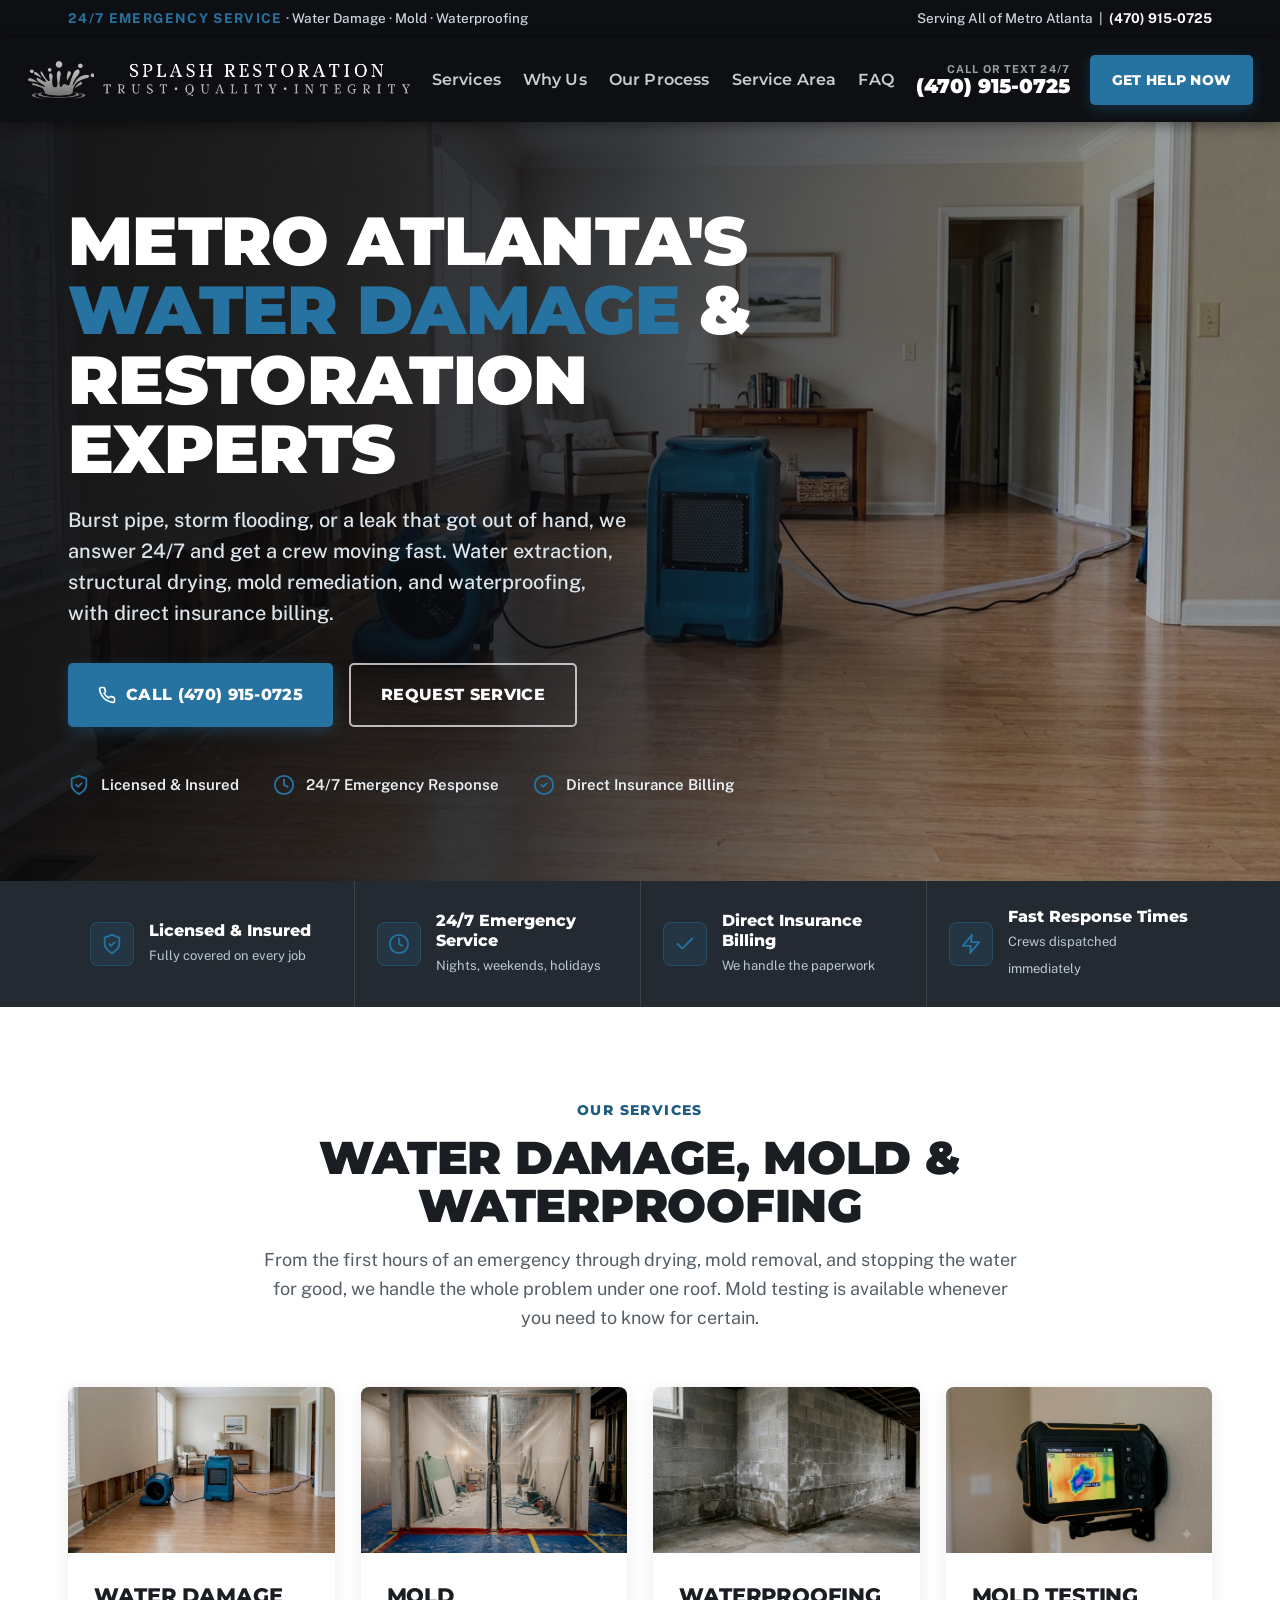
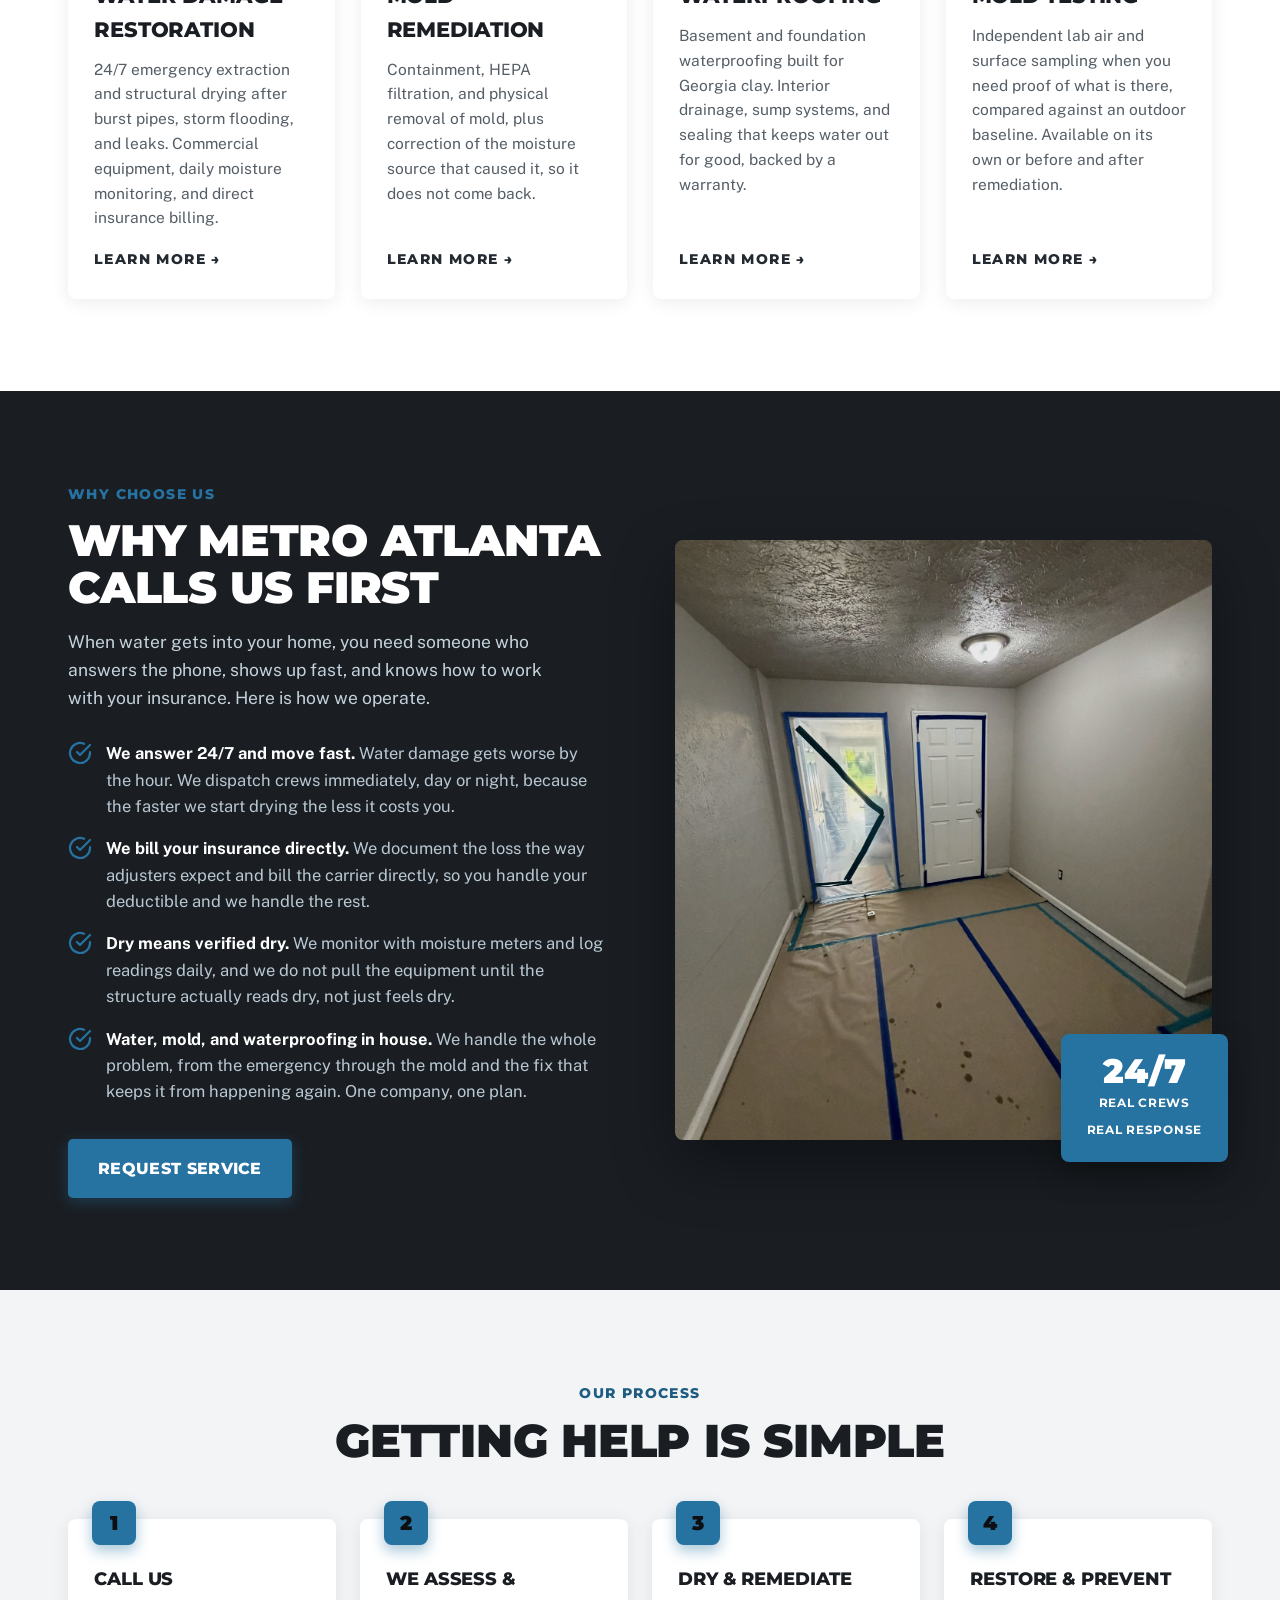
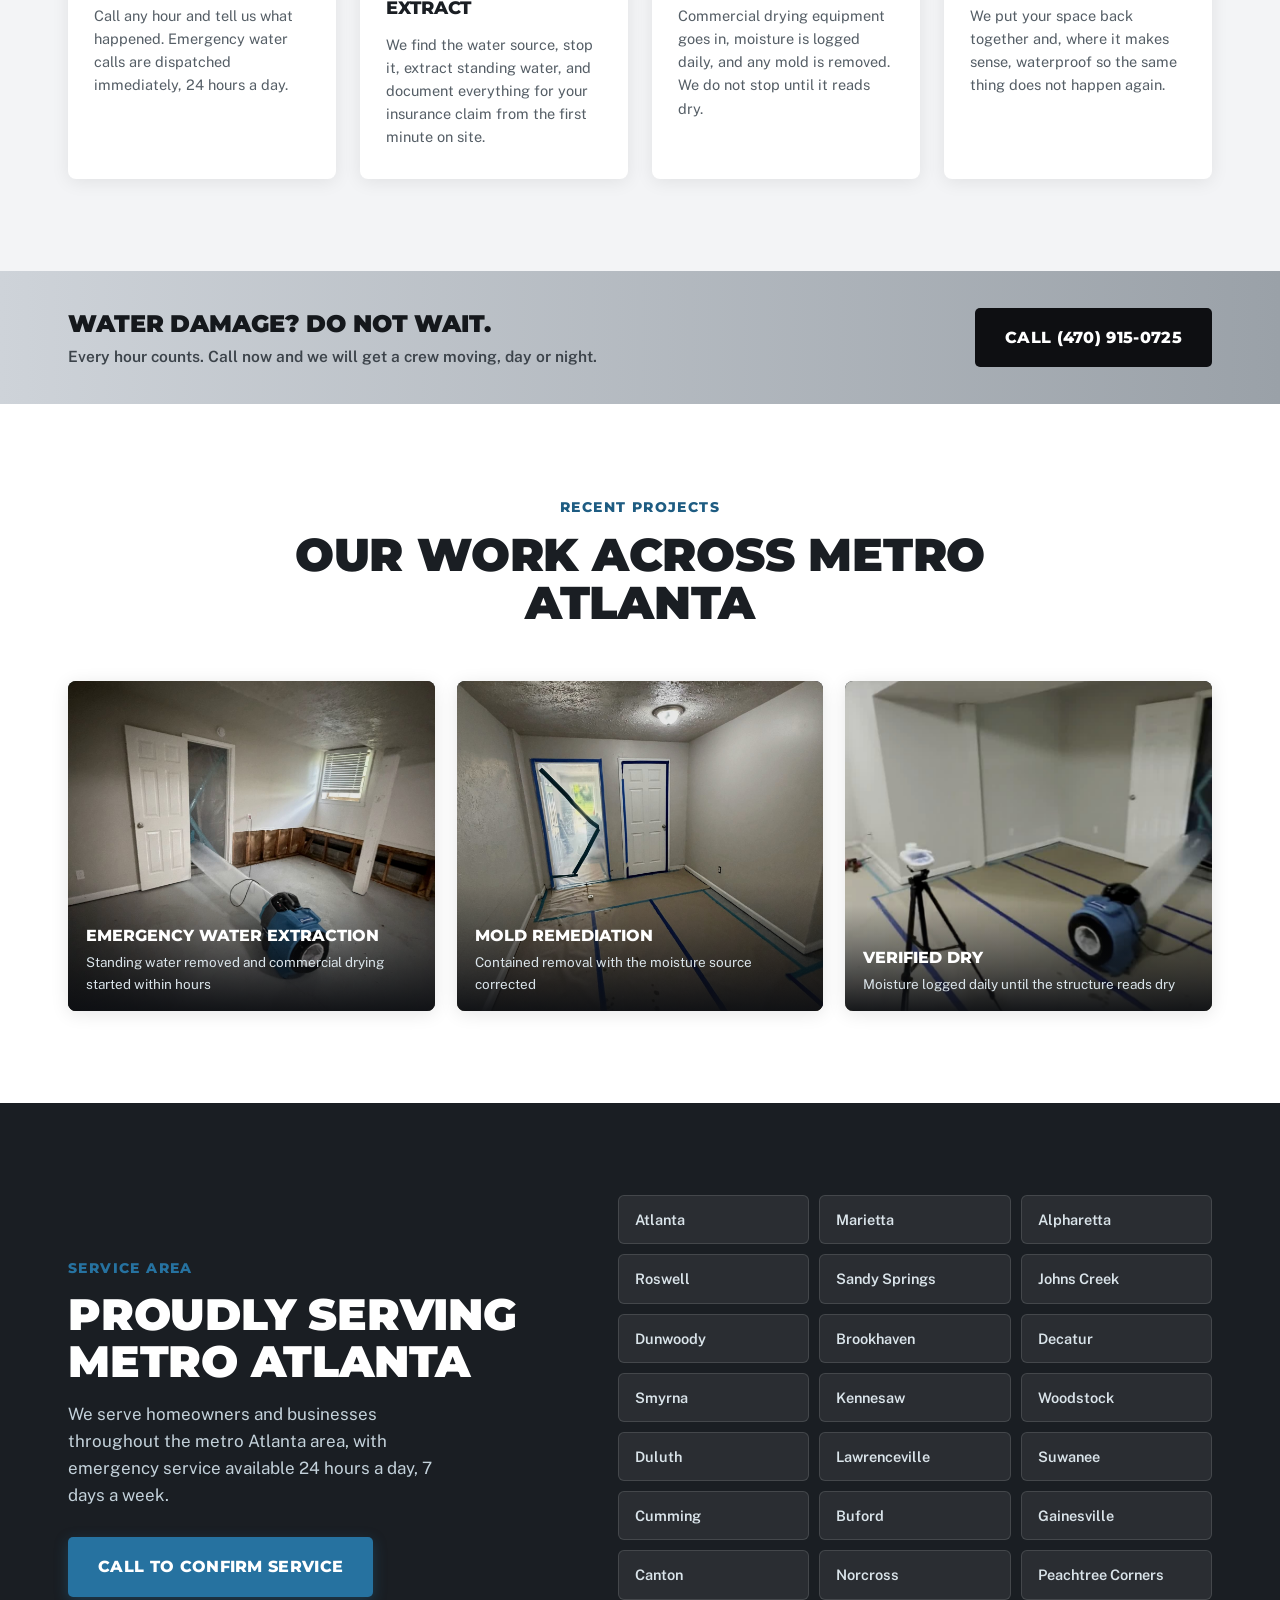
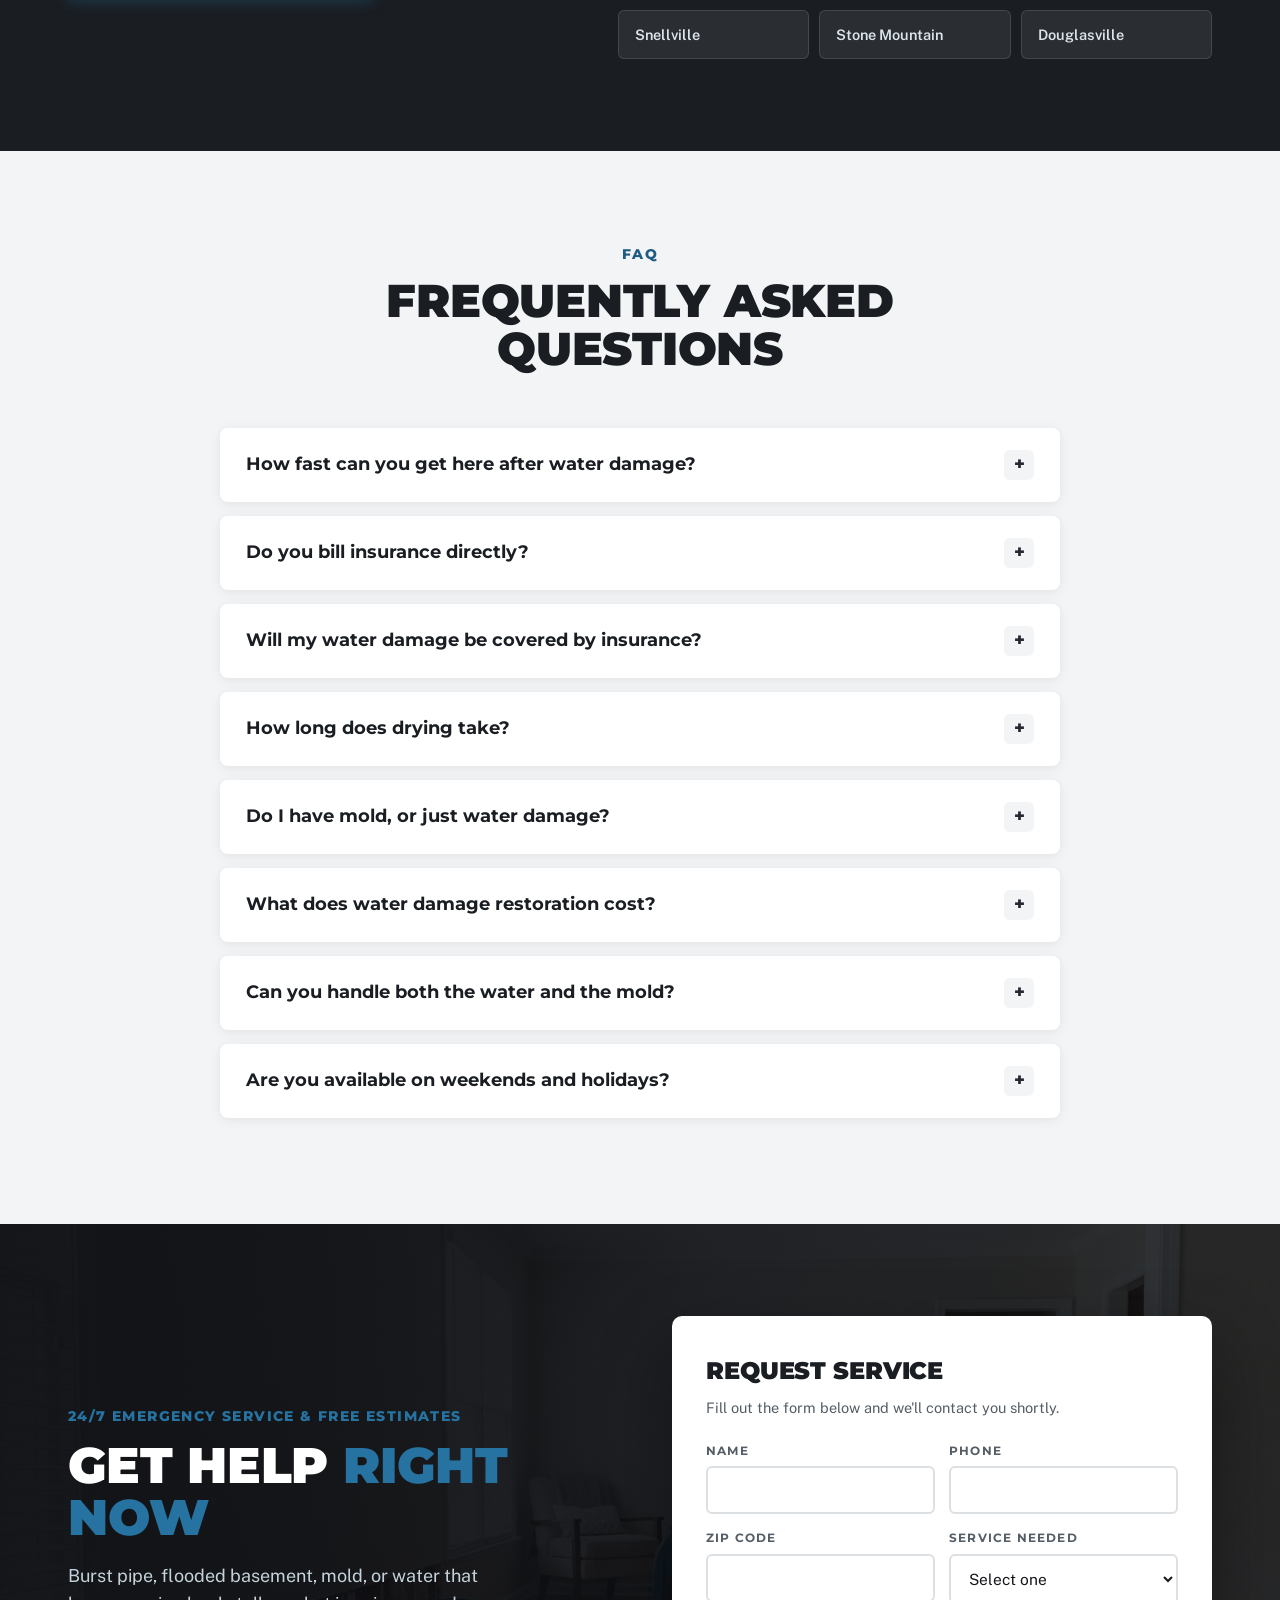
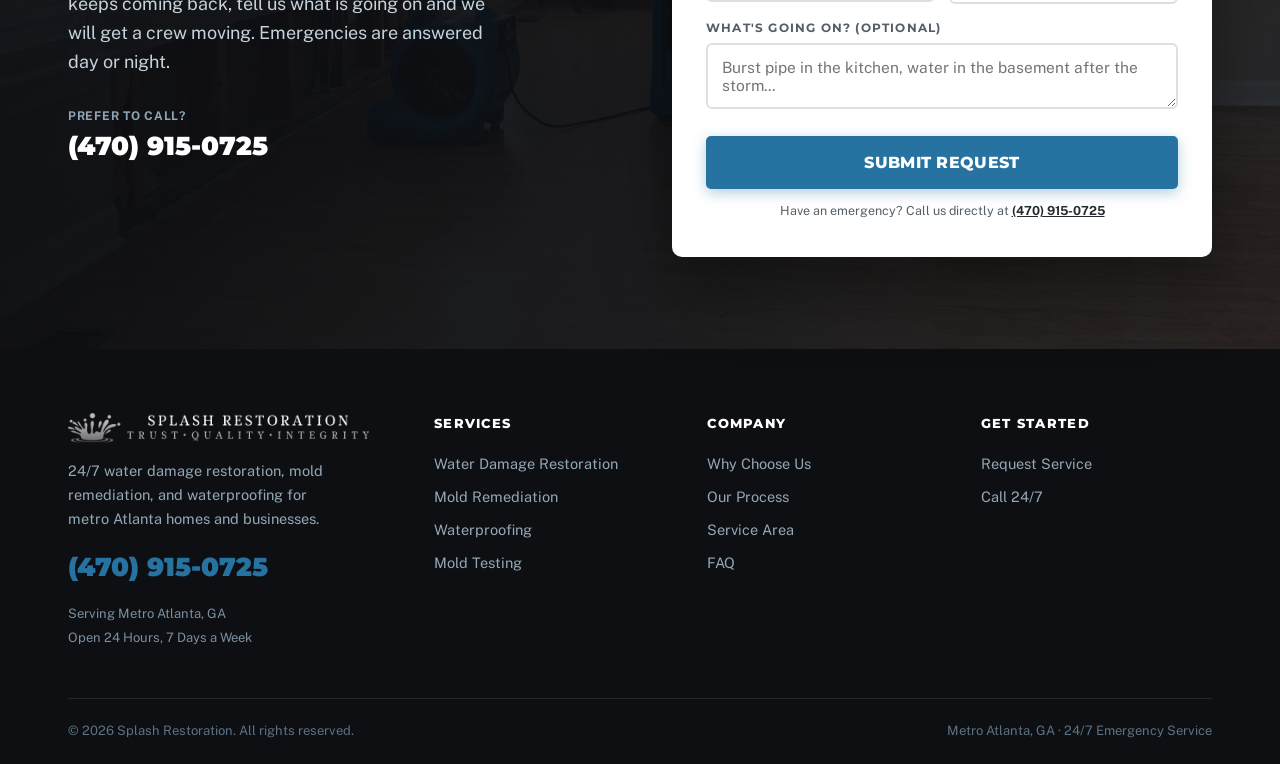
<file: index.html>
<!DOCTYPE html>
<html lang="en">
<head>
<meta charset="UTF-8">
<meta name="viewport" content="width=device-width, initial-scale=1.0">
<title>Water Damage Restoration, Mold Remediation &amp; Waterproofing | Metro Atlanta | Splash Restoration</title>
<meta name="description" content="24/7 water damage restoration, mold remediation, and waterproofing across metro Atlanta. Fast emergency response, direct insurance billing, and mold testing available. Call (470) 915-0725.">
<link rel="canonical" href="https://southernbeaconenvironmental.com/">
<link rel="icon" href="/favicon.ico" sizes="any">
<link rel="icon" type="image/png" sizes="32x32" href="/favicon-32.png">
<link rel="apple-touch-icon" href="/apple-touch-icon.png">
<meta property="og:type" content="website">
<meta property="og:title" content="Water Damage Restoration, Mold Remediation & Waterproofing | Metro Atlanta">
<meta property="og:description" content="24/7 emergency water damage restoration, mold remediation, and waterproofing for metro Atlanta. Fast response and direct insurance billing. Call (470) 915-0725.">
<meta property="og:url" content="https://southernbeaconenvironmental.com/">
<meta property="og:image" content="https://southernbeaconenvironmental.com/images/hero-bg.jpg">

<link rel="preconnect" href="https://fonts.googleapis.com">
<link rel="preconnect" href="https://fonts.gstatic.com" crossorigin>
<link href="https://fonts.googleapis.com/css2?family=Cinzel:wght@500;600;700;800;900&family=Public+Sans:wght@400;500;600;700&display=swap" rel="stylesheet">
<link rel="preload" as="image" href="images/hero-bg.jpg">

<script type="application/ld+json">
{
  "@context":"https://schema.org","@type":"LocalBusiness",
  "@id":"https://southernbeaconenvironmental.com/#business",
  "name":"Splash Restoration",
  "description":"24/7 water damage restoration, mold remediation, and waterproofing serving metro Atlanta, Georgia. Emergency water extraction and structural drying, mold removal, and basement and foundation waterproofing, with mold testing available. Direct insurance billing.",
  "url":"https://southernbeaconenvironmental.com/","telephone":"+14709150725",
  "image":"https://southernbeaconenvironmental.com/images/hero-bg.jpg","priceRange":"$$",
  "areaServed":[{"@type":"City","name":"Atlanta"},{"@type":"City","name":"Marietta"},{"@type":"City","name":"Alpharetta"},{"@type":"City","name":"Roswell"},{"@type":"City","name":"Sandy Springs"},{"@type":"City","name":"Gainesville"},{"@type":"City","name":"Duluth"},{"@type":"City","name":"Lawrenceville"},{"@type":"City","name":"Cumming"},{"@type":"City","name":"Decatur"},{"@type":"City","name":"Johns Creek"},{"@type":"City","name":"Smyrna"}],
  "openingHoursSpecification":{"@type":"OpeningHoursSpecification","dayOfWeek":["Monday","Tuesday","Wednesday","Thursday","Friday","Saturday","Sunday"],"opens":"00:00","closes":"23:59"},
  "sameAs":[]
}
</script>
<script type="application/ld+json">
{"@context": "https://schema.org", "@type": "FAQPage", "mainEntity": [{"@type": "Question", "name": "How fast can you get here after water damage?", "acceptedAnswer": {"@type": "Answer", "text": "We answer 24 hours a day and dispatch emergency water damage calls immediately. In water losses the first hours matter most, because drywall wicks moisture and mold can start within 24 to 48 hours, so we get a crew moving as fast as possible."}}, {"@type": "Question", "name": "Do you bill insurance directly?", "acceptedAnswer": {"@type": "Answer", "text": "Yes. We document the loss with photos and moisture readings, work from the same estimating platform adjusters use, and bill your insurance company directly so you are not floating the cost. You handle your deductible and we handle the rest of the paperwork."}}, {"@type": "Question", "name": "Will my water damage be covered by insurance?", "acceptedAnswer": {"@type": "Answer", "text": "It depends on the cause. Sudden, accidental events like a burst pipe, a failed water heater, or a supply line break are usually covered. Long-term seepage and unaddressed maintenance issues often are not. We document everything thoroughly so your claim has the strongest possible support."}}, {"@type": "Question", "name": "How long does drying take?", "acceptedAnswer": {"@type": "Answer", "text": "Most residential water losses dry in three to five days with commercial air movers and dehumidifiers running, though it depends on how much water there was and which materials got wet. We monitor with moisture meters daily and do not pull equipment until the structure reads dry."}}, {"@type": "Question", "name": "Do I have mold, or just water damage?", "acceptedAnswer": {"@type": "Answer", "text": "Any material that stays wet long enough will grow mold, often within a couple of days. If water sat for a while before we arrived, or if there is a musty smell, we look for mold and can test to confirm. Fast drying is the best way to prevent it in the first place."}}, {"@type": "Question", "name": "What does water damage restoration cost?", "acceptedAnswer": {"@type": "Answer", "text": "It depends on the size of the loss, how many rooms are affected, and how much material has to be removed. When it is an insurance claim, your out-of-pocket is typically just your deductible. For non-covered work you get a written estimate before anything starts."}}, {"@type": "Question", "name": "Can you handle both the water and the mold?", "acceptedAnswer": {"@type": "Answer", "text": "Yes. We handle water extraction and drying, mold remediation, and the waterproofing that stops it from happening again, all in house. One company, one plan, no finger-pointing between contractors about whose scope a problem belonged to."}}, {"@type": "Question", "name": "Are you available on weekends and holidays?", "acceptedAnswer": {"@type": "Answer", "text": "Yes. Water does not wait for business hours. We answer the phone and dispatch crews 24 hours a day, 7 days a week, including weekends and holidays."}}]}
</script>

<link rel="stylesheet" href="/css/main.css?v=20261020c">
</head>
<body>

<div class="topbar">
  <div class="wrap">
    <span><b>24/7 EMERGENCY SERVICE</b><span class="hide-m"> · Water Damage · Mold · Waterproofing</span></span>
    <span class="hide-m">Serving All of Metro Atlanta &nbsp;|&nbsp; <a href="tel:+14709150725">(470) 915-0725</a></span>
  </div>
</div>

<header>
  <div class="wrap nav">
    <a class="logo" href="/"><img class="brand" src="images/logo-splash.png" alt="Splash Restoration"></a>
    <nav>
      <ul id="menu">
        <li><a href="#services">Services</a></li>
        <li><a href="#why">Why Us</a></li>
        <li><a href="#process">Our Process</a></li>
        <li><a href="#areas">Service Area</a></li>
        <li><a href="#faq">FAQ</a></li>
      </ul>
    </nav>
    <div class="hdr-right">
      <a class="hdr-phone" href="tel:+14709150725"><small>Call or Text 24/7</small><b>(470) 915-0725</b></a>
      <a class="btn gold" href="#quote" style="padding:14px 22px;font-size:14px">Get Help Now</a>
      <button class="burger" id="burger" aria-label="Menu" aria-expanded="false"><span></span><span></span><span></span></button>
    </div>
  </div>
</header>

<section class="hero">
  <div class="bg"><img src="images/hero-bg.jpg" alt="" fetchpriority="high"></div>
  <div class="shade"></div>
  <div class="wrap">
    <h1>Metro Atlanta's <span style="white-space:nowrap">Water Damage</span> &amp; Restoration Experts</h1>
    <p>Burst pipe, storm flooding, or a leak that got out of hand, we answer 24/7 and get a crew moving fast. Water extraction, structural drying, mold remediation, and waterproofing, with direct insurance billing.</p>
    <div class="ctas">
      <a class="btn gold" href="tel:+14709150725">
        <svg viewBox="0 0 24 24" fill="none" stroke="currentColor" stroke-width="2.2" stroke-linecap="round" stroke-linejoin="round"><path d="M22 16.92v3a2 2 0 0 1-2.18 2 19.79 19.79 0 0 1-8.63-3.07 19.5 19.5 0 0 1-6-6 19.79 19.79 0 0 1-3.07-8.67A2 2 0 0 1 4.11 2h3a2 2 0 0 1 2 1.72c.13.96.36 1.9.7 2.81a2 2 0 0 1-.45 2.11L8.09 9.91a16 16 0 0 0 6 6l1.27-1.27a2 2 0 0 1 2.11-.45c.91.34 1.85.57 2.81.7A2 2 0 0 1 22 16.92z"/></svg>
        Call (470) 915-0725
      </a>
      <a class="btn outline" href="#quote">Request Service</a>
    </div>
    <div class="marks">
      <div><svg viewBox="0 0 24 24" fill="none" stroke-width="2" stroke-linecap="round" stroke-linejoin="round"><path d="M12 22s8-4 8-10V5l-8-3-8 3v7c0 6 8 10 8 10z"/><path d="m9 12 2 2 4-4"/></svg>Licensed &amp; Insured</div>
      <div><svg viewBox="0 0 24 24" fill="none" stroke-width="2" stroke-linecap="round" stroke-linejoin="round"><circle cx="12" cy="12" r="10"/><path d="M12 6v6l4 2"/></svg>24/7 Emergency Response</div>
      <div><svg viewBox="0 0 24 24" fill="none" stroke-width="2" stroke-linecap="round" stroke-linejoin="round"><path d="M9 12l2 2 4-4"/><circle cx="12" cy="12" r="10"/></svg>Direct Insurance Billing</div>
    </div>
  </div>
</section>

<!-- trust band -->
<div class="band">
  <div class="wrap">
    <div class="cell"><span class="tk"><svg viewBox="0 0 24 24" fill="none" stroke-width="2" stroke-linecap="round" stroke-linejoin="round"><path d="M12 22s8-4 8-10V5l-8-3-8 3v7c0 6 8 10 8 10z"/><path d="m9 12 2 2 4-4"/></svg></span><div><b>Licensed &amp; Insured</b><span>Fully covered on every job</span></div></div>
    <div class="cell"><span class="tk"><svg viewBox="0 0 24 24" fill="none" stroke-width="2" stroke-linecap="round" stroke-linejoin="round"><circle cx="12" cy="12" r="10"/><path d="M12 6v6l4 2"/></svg></span><div><b>24/7 Emergency Service</b><span>Nights, weekends, holidays</span></div></div>
    <div class="cell"><span class="tk"><svg viewBox="0 0 24 24" fill="none" stroke-width="2" stroke-linecap="round" stroke-linejoin="round"><path d="M20 6 9 17l-5-5"/></svg></span><div><b>Direct Insurance Billing</b><span>We handle the paperwork</span></div></div>
    <div class="cell"><span class="tk"><svg viewBox="0 0 24 24" fill="none" stroke-width="2" stroke-linecap="round" stroke-linejoin="round"><path d="M13 2 3 14h9l-1 8 10-12h-9l1-8z"/></svg></span><div><b>Fast Response Times</b><span>Crews dispatched immediately</span></div></div>
  </div>
</div>

<!-- services -->
<section class="sec" id="services">
  <div class="wrap">
    <div class="head">
      <div class="over">Our Services</div>
      <h2>Water Damage, Mold &amp; Waterproofing</h2>
      <p>From the first hours of an emergency through drying, mold removal, and stopping the water for good, we handle the whole problem under one roof. Mold testing is available whenever you need to know for certain.</p>
    </div>
    <div class="svcs four">
      <a class="svc" href="/services/water-damage">
        <div class="img"><img src="images/services/water-damage.jpg" alt="Air movers and dehumidifiers drying a room after water damage" loading="lazy"></div>
        <div class="txt">
          <h3>Water Damage Restoration</h3>
          <p>24/7 emergency extraction and structural drying after burst pipes, storm flooding, and leaks. Commercial equipment, daily moisture monitoring, and direct insurance billing.</p>
          <span class="go">Learn More &rarr;</span>
        </div>
      </a>
      <a class="svc" href="/services/mold-remediation">
        <div class="img"><img src="images/services/remediation.jpg" alt="Sealed containment on an active mold remediation job" loading="lazy"></div>
        <div class="txt">
          <h3>Mold Remediation</h3>
          <p>Containment, HEPA filtration, and physical removal of mold, plus correction of the moisture source that caused it, so it does not come back.</p>
          <span class="go">Learn More &rarr;</span>
        </div>
      </a>
      <a class="svc" href="/services/waterproofing">
        <div class="img"><img src="images/services/waterproofing.jpg" alt="Interior basement drainage and sump system during waterproofing" loading="lazy"></div>
        <div class="txt">
          <h3>Waterproofing</h3>
          <p>Basement and foundation waterproofing built for Georgia clay. Interior drainage, sump systems, and sealing that keeps water out for good, backed by a warranty.</p>
          <span class="go">Learn More &rarr;</span>
        </div>
      </a>
      <a class="svc" href="/services/mold-testing">
        <div class="img"><img src="images/services/mold-inspection.jpg" alt="Moisture reader detecting hidden water behind a wall" loading="lazy"></div>
        <div class="txt">
          <h3>Mold Testing</h3>
          <p>Independent lab air and surface sampling when you need proof of what is there, compared against an outdoor baseline. Available on its own or before and after remediation.</p>
          <span class="go">Learn More &rarr;</span>
        </div>
      </a>
    </div>
  </div>
</section>

<!-- why us -->
<section class="why" id="why">
  <div class="wrap">
    <div>
      <div class="over">Why Choose Us</div>
      <h2>Why Metro Atlanta Calls Us First</h2>
      <p>When water gets into your home, you need someone who answers the phone, shows up fast, and knows how to work with your insurance. Here is how we operate.</p>
      <ul class="checks">
        <li><svg viewBox="0 0 24 24" fill="none" stroke-width="2.2" stroke-linecap="round" stroke-linejoin="round"><path d="M22 11.08V12a10 10 0 1 1-5.93-9.14"/><path d="M22 4 12 14.01l-3-3"/></svg><div><b>We answer 24/7 and move fast.</b> <span>Water damage gets worse by the hour. We dispatch crews immediately, day or night, because the faster we start drying the less it costs you.</span></div></li>
        <li><svg viewBox="0 0 24 24" fill="none" stroke-width="2.2" stroke-linecap="round" stroke-linejoin="round"><path d="M22 11.08V12a10 10 0 1 1-5.93-9.14"/><path d="M22 4 12 14.01l-3-3"/></svg><div><b>We bill your insurance directly.</b> <span>We document the loss the way adjusters expect and bill the carrier directly, so you handle your deductible and we handle the rest.</span></div></li>
        <li><svg viewBox="0 0 24 24" fill="none" stroke-width="2.2" stroke-linecap="round" stroke-linejoin="round"><path d="M22 11.08V12a10 10 0 1 1-5.93-9.14"/><path d="M22 4 12 14.01l-3-3"/></svg><div><b>Dry means verified dry.</b> <span>We monitor with moisture meters and log readings daily, and we do not pull the equipment until the structure actually reads dry, not just feels dry.</span></div></li>
        <li><svg viewBox="0 0 24 24" fill="none" stroke-width="2.2" stroke-linecap="round" stroke-linejoin="round"><path d="M22 11.08V12a10 10 0 1 1-5.93-9.14"/><path d="M22 4 12 14.01l-3-3"/></svg><div><b>Water, mold, and waterproofing in house.</b> <span>We handle the whole problem, from the emergency through the mold and the fix that keeps it from happening again. One company, one plan.</span></div></li>
      </ul>
      <a class="btn gold" href="#quote">Request Service</a>
    </div>
    <div class="photo">
      <img src="images/containment-doorway.jpg" alt="Restoration work in progress inside a metro Atlanta home" loading="lazy">
      <div class="years"><b>24/7</b><span>Real Crews<br>Real Response</span></div>
    </div>
  </div>
</section>

<!-- process -->
<section class="sec gray" id="process">
  <div class="wrap">
    <div class="head">
      <div class="over">Our Process</div>
      <h2>Getting Help Is Simple</h2>
    </div>
    <div class="steps">
      <div class="stp"><span class="n">1</span><h3>Call Us</h3><p>Call any hour and tell us what happened. Emergency water calls are dispatched immediately, 24 hours a day.</p></div>
      <div class="stp"><span class="n">2</span><h3>We Assess &amp; Extract</h3><p>We find the water source, stop it, extract standing water, and document everything for your insurance claim from the first minute on site.</p></div>
      <div class="stp"><span class="n">3</span><h3>Dry &amp; Remediate</h3><p>Commercial drying equipment goes in, moisture is logged daily, and any mold is removed. We do not stop until it reads dry.</p></div>
      <div class="stp"><span class="n">4</span><h3>Restore &amp; Prevent</h3><p>We put your space back together and, where it makes sense, waterproof so the same thing does not happen again.</p></div>
    </div>
  </div>
</section>

<!-- guarantee -->
<div class="guarantee">
  <div class="wrap">
    <div class="txt"><b>Water damage? Do not wait.</b><span>Every hour counts. Call now and we will get a crew moving, day or night.</span></div>
    <a class="btn" href="tel:+14709150725">Call (470) 915-0725</a>
  </div>
</div>

<!-- recent jobs -->
<section class="sec">
  <div class="wrap">
    <div class="head">
      <div class="over">Recent Projects</div>
      <h2>Our Work Across Metro Atlanta</h2>
    </div>
    <div class="jobs">
      <figure><img src="images/drying-air-mover.jpg" alt="Air movers drying a room after a water loss" loading="lazy"><figcaption><b>Emergency Water Extraction</b>Standing water removed and commercial drying started within hours</figcaption></figure>
      <figure><img src="images/containment-doorway.jpg" alt="Sealed containment during mold remediation" loading="lazy"><figcaption><b>Mold Remediation</b>Contained removal with the moisture source corrected</figcaption></figure>
      <figure><img src="images/air-sampling-wide.jpg" alt="Moisture and air quality verification after restoration" loading="lazy"><figcaption><b>Verified Dry</b>Moisture logged daily until the structure reads dry</figcaption></figure>
    </div>
  </div>
</section>

<!-- areas -->
<section class="areas" id="areas">
  <div class="wrap">
    <div>
      <div class="over">Service Area</div>
      <h2>Proudly Serving Metro Atlanta</h2>
      <p>We serve homeowners and businesses throughout the metro Atlanta area, with emergency service available 24 hours a day, 7 days a week.</p>
      <a class="btn gold" href="tel:+14709150725">Call to Confirm Service</a>
    </div>
    <div class="city-grid">
      <span>Atlanta</span><span>Marietta</span><span>Alpharetta</span><span>Roswell</span><span>Sandy Springs</span><span>Johns Creek</span><span>Dunwoody</span><span>Brookhaven</span><span>Decatur</span><span>Smyrna</span><span>Kennesaw</span><span>Woodstock</span><span>Duluth</span><span>Lawrenceville</span><span>Suwanee</span><span>Cumming</span><span>Buford</span><span>Gainesville</span><span>Canton</span><span>Norcross</span><span>Peachtree Corners</span><span>Snellville</span><span>Stone Mountain</span><span>Douglasville</span>
    </div>
  </div>
</section>

<!-- faq -->
<section class="sec gray" id="faq">
  <div class="wrap">
    <div class="head">
      <div class="over">FAQ</div>
      <h2>Frequently Asked Questions</h2>
    </div>
    <div class="faqs">
      <details class="faq"><summary>How fast can you get here after water damage?<span class="ic">+</span></summary><div class="a">We answer 24 hours a day and dispatch emergency water damage calls immediately. In water losses the first hours matter most, because drywall wicks moisture and mold can start within 24 to 48 hours, so we get a crew moving as fast as possible.</div></details>
      <details class="faq"><summary>Do you bill insurance directly?<span class="ic">+</span></summary><div class="a">Yes. We document the loss with photos and moisture readings, work from the same estimating platform adjusters use, and bill your insurance company directly so you are not floating the cost. You handle your deductible and we handle the rest of the paperwork.</div></details>
      <details class="faq"><summary>Will my water damage be covered by insurance?<span class="ic">+</span></summary><div class="a">It depends on the cause. Sudden, accidental events like a burst pipe, a failed water heater, or a supply line break are usually covered. Long-term seepage and unaddressed maintenance issues often are not. We document everything thoroughly so your claim has the strongest possible support.</div></details>
      <details class="faq"><summary>How long does drying take?<span class="ic">+</span></summary><div class="a">Most residential water losses dry in three to five days with commercial air movers and dehumidifiers running, though it depends on how much water there was and which materials got wet. We monitor with moisture meters daily and do not pull equipment until the structure reads dry.</div></details>
      <details class="faq"><summary>Do I have mold, or just water damage?<span class="ic">+</span></summary><div class="a">Any material that stays wet long enough will grow mold, often within a couple of days. If water sat for a while before we arrived, or if there is a musty smell, we look for mold and can test to confirm. Fast drying is the best way to prevent it in the first place.</div></details>
      <details class="faq"><summary>What does water damage restoration cost?<span class="ic">+</span></summary><div class="a">It depends on the size of the loss, how many rooms are affected, and how much material has to be removed. When it is an insurance claim, your out-of-pocket is typically just your deductible. For non-covered work you get a written estimate before anything starts.</div></details>
      <details class="faq"><summary>Can you handle both the water and the mold?<span class="ic">+</span></summary><div class="a">Yes. We handle water extraction and drying, mold remediation, and the waterproofing that stops it from happening again, all in house. One company, one plan, no finger-pointing between contractors about whose scope a problem belonged to.</div></details>
      <details class="faq"><summary>Are you available on weekends and holidays?<span class="ic">+</span></summary><div class="a">Yes. Water does not wait for business hours. We answer the phone and dispatch crews 24 hours a day, 7 days a week, including weekends and holidays.</div></details>
    </div>
  </div>
</section>

<!-- final CTA + form -->
<section class="final" id="quote">
  <div class="bg"><img src="images/hero-bg.jpg" alt="" loading="lazy"></div>
  <div class="shade"></div>
  <div class="wrap">
    <div class="pitch">
      <div class="over">24/7 Emergency Service &amp; Free Estimates</div>
      <h2>Get Help <span>Right Now</span></h2>
      <p>Burst pipe, flooded basement, mold, or water that keeps coming back, tell us what is going on and we will get a crew moving. Emergencies are answered day or night.</p>
      <div class="callrow">
        <a class="orcall" href="tel:+14709150725"><small>Prefer to call?</small><b>(470) 915-0725</b></a>
      </div>
    </div>
    <div class="formbox">
      <form id="lead" novalidate>
        <h3>Request Service</h3>
        <p class="sub">Fill out the form below and we'll contact you shortly.</p>
        <div class="frow">
          <div class="fld"><label for="n">Name</label><input id="n" name="name" type="text" autocomplete="name" required></div>
          <div class="fld"><label for="p">Phone</label><input id="p" name="phone" type="tel" autocomplete="tel" required></div>
        </div>
        <div class="frow">
          <div class="fld"><label for="z">ZIP Code</label><input id="z" name="zip" inputmode="numeric" autocomplete="postal-code" required></div>
          <div class="fld"><label for="s">Service Needed</label>
            <select id="s" name="service" required>
              <option value="" selected disabled>Select one</option>
              <option>Water damage / emergency</option>
              <option>Mold remediation</option>
              <option>Waterproofing</option>
              <option>Mold testing</option>
              <option>Not sure, need advice</option>
            </select>
          </div>
        </div>
        <div class="fld"><label for="m">What's Going On? (optional)</label><textarea id="m" name="message" placeholder="Burst pipe in the kitchen, water in the basement after the storm..."></textarea></div>
        <div class="hp" aria-hidden="true"><label for="company">Company</label><input id="company" name="company" type="text" tabindex="-1" autocomplete="off"></div>
        <p class="err" id="leadErr" role="alert"></p>
        <button class="btn gold" type="submit">Submit Request</button>
        <p class="fine">Have an emergency? Call us directly at <a href="tel:+14709150725">(470)&nbsp;915-0725</a></p>
      </form>
      <div class="done" id="done">
        <svg viewBox="0 0 24 24" fill="none" stroke-width="1.8" stroke-linecap="round" stroke-linejoin="round"><path d="M22 11.08V12a10 10 0 1 1-5.93-9.14"/><path d="M22 4 12 14.01l-3-3"/></svg>
        <h3>Request Received</h3>
        <p>We'll call you shortly. If this is an emergency, call <a href="tel:+14709150725" style="color:var(--navy);font-weight:700">(470) 915-0725</a> right now.</p>
      </div>
    </div>
  </div>
</section>

<footer>
  <div class="wrap">
    <div class="cols">
      <div class="fl">
        <img class="brand" src="images/logo-splash.png" alt="Splash Restoration" style="height:30px;width:auto;margin-bottom:12px">
        <p>24/7 water damage restoration, mold remediation, and waterproofing for metro Atlanta homes and businesses.</p>
        <a class="tel" href="tel:+14709150725">(470) 915-0725</a>
        <div class="nap">Serving Metro Atlanta, GA<br>Open 24 Hours, 7 Days a Week</div>
      </div>
      <div>
        <h5>Services</h5>
        <ul>
          <li><a href="/services/water-damage">Water Damage Restoration</a></li>
          <li><a href="/services/mold-remediation">Mold Remediation</a></li>
          <li><a href="/services/waterproofing">Waterproofing</a></li>
          <li><a href="/services/mold-testing">Mold Testing</a></li>
        </ul>
      </div>
      <div>
        <h5>Company</h5>
        <ul>
          <li><a href="#why">Why Choose Us</a></li>
          <li><a href="#process">Our Process</a></li>
          <li><a href="#areas">Service Area</a></li>
          <li><a href="#faq">FAQ</a></li>
        </ul>
      </div>
      <div>
        <h5>Get Started</h5>
        <ul>
          <li><a href="#quote">Request Service</a></li>
          <li><a href="tel:+14709150725">Call 24/7</a></li>
        </ul>
      </div>
    </div>
    <div class="base">
      <span>© <span id="yr">2026</span> Splash Restoration. All rights reserved.</span>
      <span>Metro Atlanta, GA · 24/7 Emergency Service</span>
    </div>
  </div>
</footer>

<div class="dock">
  <div class="in">
    <a class="btn gold" href="tel:+14709150725">
      <svg viewBox="0 0 24 24" fill="none" stroke="currentColor" stroke-width="2.2" stroke-linecap="round" stroke-linejoin="round" style="width:16px;height:16px"><path d="M22 16.92v3a2 2 0 0 1-2.18 2 19.79 19.79 0 0 1-8.63-3.07 19.5 19.5 0 0 1-6-6 19.79 19.79 0 0 1-3.07-8.67A2 2 0 0 1 4.11 2h3a2 2 0 0 1 2 1.72c.13.96.36 1.9.7 2.81a2 2 0 0 1-.45 2.11L8.09 9.91a16 16 0 0 0 6 6l1.27-1.27a2 2 0 0 1 2.11-.45c.91.34 1.85.57 2.81.7A2 2 0 0 1 22 16.92z"/></svg>
      Call Now
    </a>
    <a class="btn navy" href="#quote">Request Service</a>
  </div>
</div>

<script>
const burger=document.getElementById('burger'),menu=document.getElementById('menu');
burger.addEventListener('click',()=>{const o=menu.classList.toggle('open');burger.setAttribute('aria-expanded',o)});
menu.querySelectorAll('a').forEach(a=>a.addEventListener('click',()=>{menu.classList.remove('open');burger.setAttribute('aria-expanded','false')}));
var leadFormStarted=Date.now();
document.getElementById('lead').addEventListener('submit',async function(e){
  e.preventDefault();
  var form=this;
  if(!form.checkValidity()){form.reportValidity();return}
  var btn=form.querySelector('button[type=submit]');
  var errEl=document.getElementById('leadErr');
  var original=btn.textContent;
  btn.disabled=true; btn.textContent='Sending...'; errEl.textContent='';
  try{
    var payload=Object.fromEntries(new FormData(form).entries());
    payload.elapsed=Date.now()-leadFormStarted;
    var res=await fetch('/api/lead',{
      method:'POST',
      headers:{'Content-Type':'application/json'},
      body:JSON.stringify(payload)
    });
    if(!res.ok){throw new Error('Request failed');}
    form.style.display='none';
    document.getElementById('done').style.display='block';
  }catch(err){
    errEl.textContent='Could not send that. Please call (470) 915-0725 and we will take care of you.';
    btn.disabled=false; btn.textContent=original;
  }
});
document.getElementById('yr').textContent=new Date().getFullYear();

// show sticky call dock only after the hero is scrolled past
(function(){
  var dock=document.querySelector('.dock');
  var hero=document.querySelector('.hero')||document.querySelector('.pg-hero');
  if(!dock||!hero) return;
  function update(){
    var trigger=hero.offsetTop+hero.offsetHeight-90;
    if(window.pageYOffset>trigger){dock.classList.add('show');}
    else{dock.classList.remove('show');}
  }
  window.addEventListener('scroll',update,{passive:true});
  window.addEventListener('resize',update,{passive:true});
  update();
})();
</script>
</body>
</html>
</file>
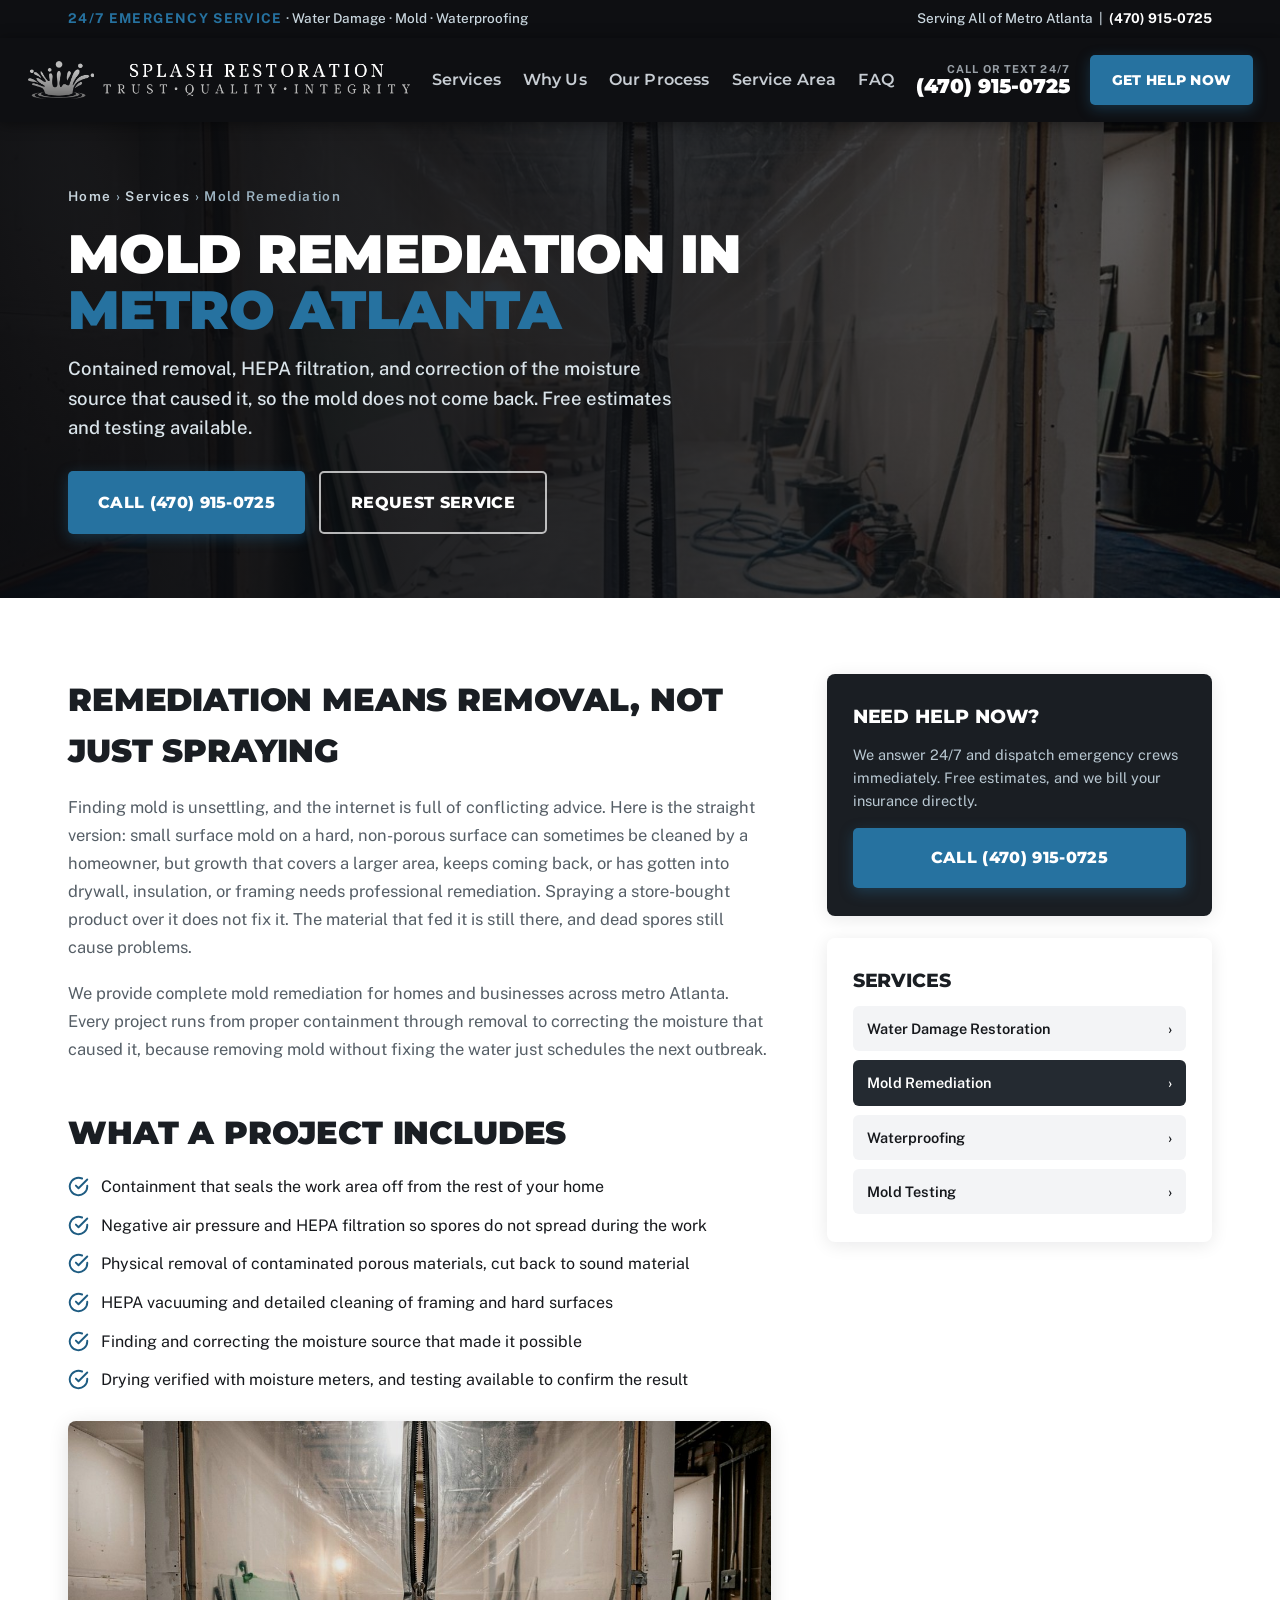
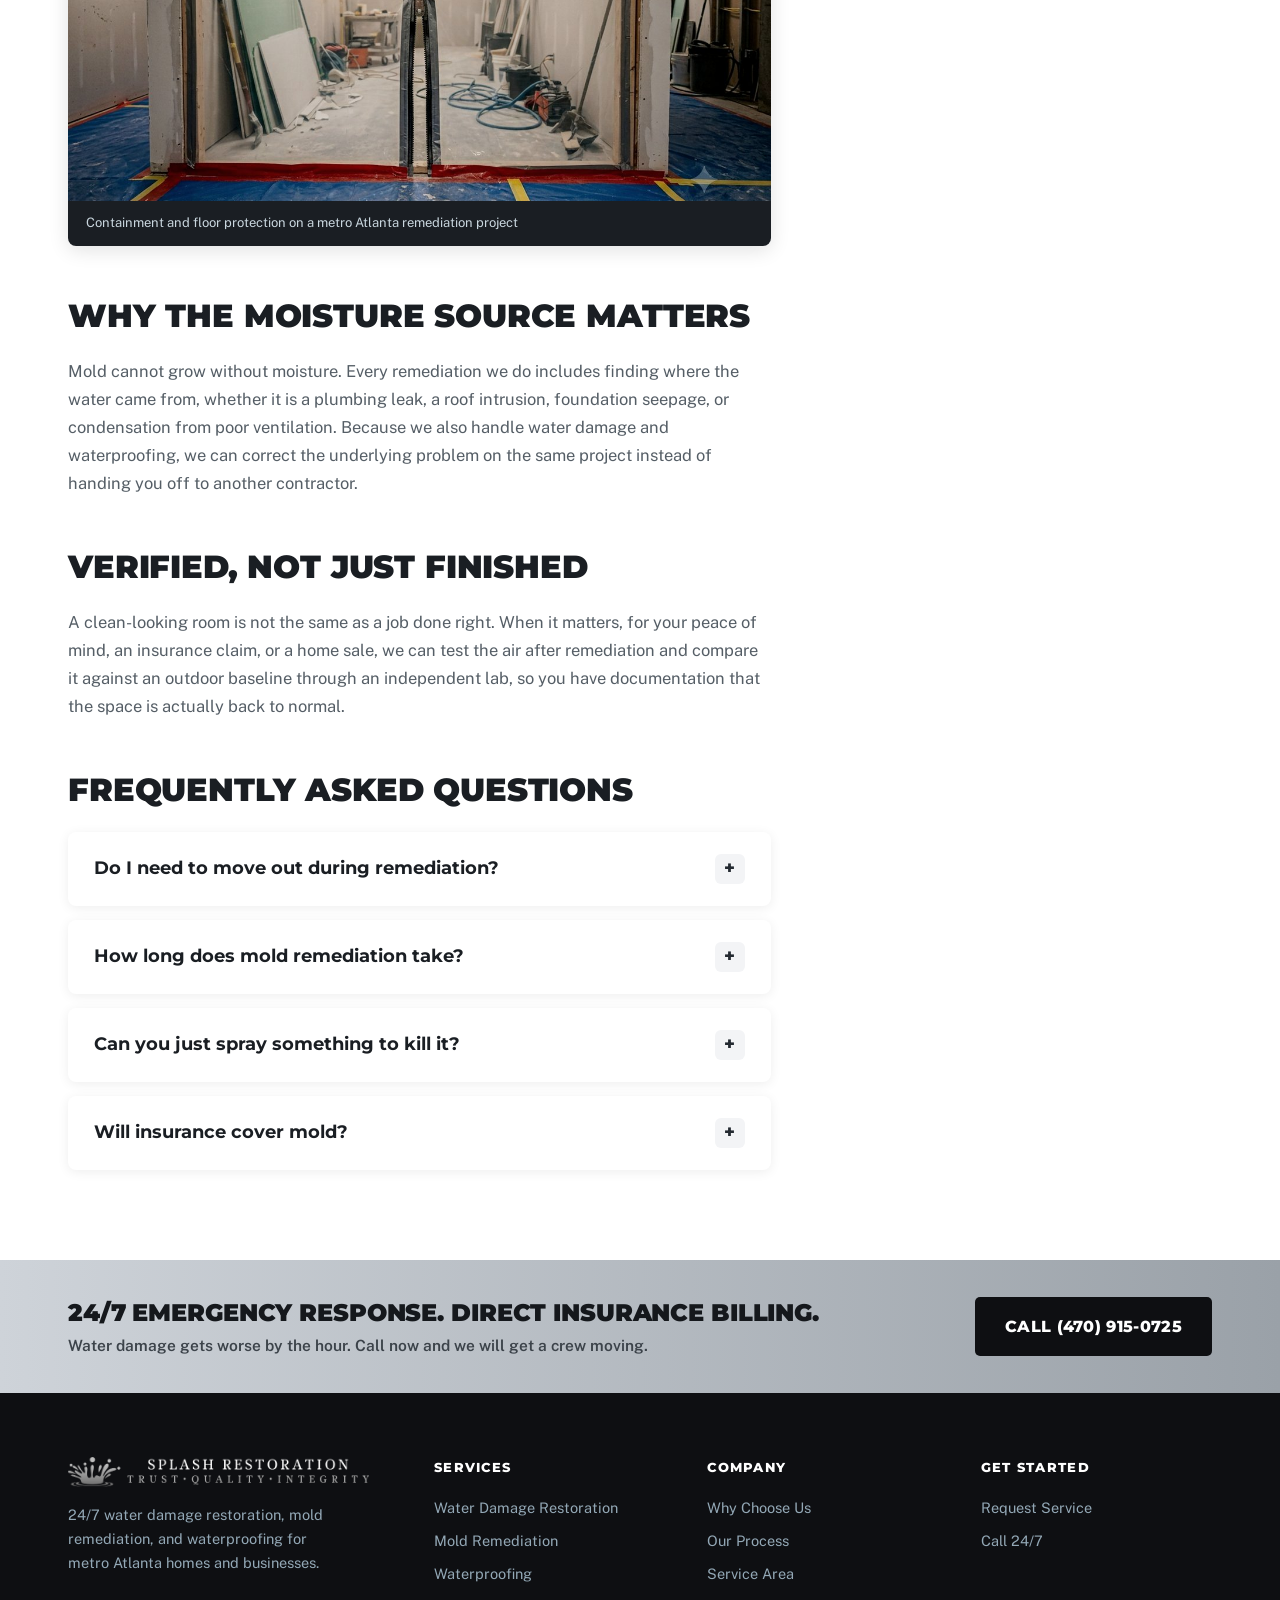
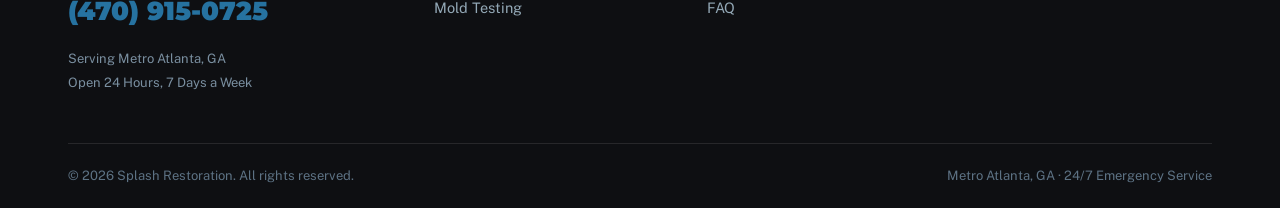
<file: services/mold-remediation.html>
<!DOCTYPE html>
<html lang="en">
<head>
<meta charset="UTF-8">
<meta name="viewport" content="width=device-width, initial-scale=1.0">
<title>Mold Remediation in Metro Atlanta, GA | Splash Restoration</title>
<meta name="description" content="Professional mold remediation across metro Atlanta. Containment, HEPA filtration, physical removal, and correction of the moisture source. Free estimates. Call (470) 915-0725.">
<link rel="canonical" href="https://southernbeaconenvironmental.com/services/mold-remediation">
<link rel="icon" href="/favicon.ico" sizes="any">
<link rel="icon" type="image/png" sizes="32x32" href="/favicon-32.png">
<link rel="apple-touch-icon" href="/apple-touch-icon.png">
<meta property="og:type" content="website">
<meta property="og:title" content="Mold Remediation in Metro Atlanta, GA | Splash Restoration">
<meta property="og:description" content="Professional mold remediation across metro Atlanta. Containment, HEPA filtration, physical removal, and correction of the moisture source. Free estimates. Call (470) 915-0725.">
<meta property="og:url" content="https://southernbeaconenvironmental.com/services/mold-remediation">
<link rel="preconnect" href="https://fonts.googleapis.com">
<link rel="preconnect" href="https://fonts.gstatic.com" crossorigin>
<link href="https://fonts.googleapis.com/css2?family=Cinzel:wght@500;600;700;800;900&family=Public+Sans:wght@400;500;600;700&display=swap" rel="stylesheet">
<link rel="stylesheet" href="/css/main.css?v=20261020c">
<script type="application/ld+json">{"@context": "https://schema.org", "@type": "Service", "name": "Mold Remediation", "serviceType": "Mold Remediation", "provider": {"@id": "https://southernbeaconenvironmental.com/#business"}, "areaServed": {"@type": "State", "name": "Georgia"}, "url": "https://southernbeaconenvironmental.com/services/mold-remediation"}</script>
<script type="application/ld+json">{"@context": "https://schema.org", "@type": "BreadcrumbList", "itemListElement": [{"@type": "ListItem", "position": 1, "name": "Home", "item": "https://southernbeaconenvironmental.com/"}, {"@type": "ListItem", "position": 2, "name": "Services", "item": "https://southernbeaconenvironmental.com/#services"}, {"@type": "ListItem", "position": 3, "name": "Mold Remediation", "item": "https://southernbeaconenvironmental.com/services/mold-remediation"}]}</script>
<script type="application/ld+json">{"@context": "https://schema.org", "@type": "FAQPage", "mainEntity": [{"@type": "Question", "name": "Do I need to move out during remediation?", "acceptedAnswer": {"@type": "Answer", "text": "Usually not. Containment and negative air isolate the work area from the rest of the home. For extensive contamination, work involving the HVAC system, or households with significant respiratory sensitivities, we will talk through whether relocating for part of the project makes sense."}}, {"@type": "Question", "name": "How long does mold remediation take?", "acceptedAnswer": {"@type": "Answer", "text": "Small, contained projects are often one to two days. Larger jobs involving demolition and structural drying can take several days to a week. You get a clear timeline with your written estimate."}}, {"@type": "Question", "name": "Can you just spray something to kill it?", "acceptedAnswer": {"@type": "Answer", "text": "No, and any company offering that is selling a cosmetic result. Killing mold does not remove the allergenic material or the surface it grew on. Physical removal is the right way to do it."}}, {"@type": "Question", "name": "Will insurance cover mold?", "acceptedAnswer": {"@type": "Answer", "text": "Sometimes. Mold from a sudden covered event like a burst pipe is often covered, while mold from long-term humidity or an unaddressed leak usually is not. We document the cause thoroughly to support your claim."}}]}</script>
</head>
<body>

<div class="topbar">
  <div class="wrap">
    <span><b>24/7 EMERGENCY SERVICE</b><span class="hide-m"> &middot; Water Damage &middot; Mold &middot; Waterproofing</span></span>
    <span class="hide-m">Serving All of Metro Atlanta &nbsp;|&nbsp; <a href="tel:+14709150725">(470) 915-0725</a></span>
  </div>
</div>

<header>
  <div class="wrap nav">
    <a class="logo" href="/"><img class="brand" src="/images/logo-splash.png" alt="Splash Restoration"></a>
    <nav>
      <ul id="menu">
        <li><a href="/#services">Services</a></li>
        <li><a href="/#why">Why Us</a></li>
        <li><a href="/#process">Our Process</a></li>
        <li><a href="/#areas">Service Area</a></li>
        <li><a href="/#faq">FAQ</a></li>
      </ul>
    </nav>
    <div class="hdr-right">
      <a class="hdr-phone" href="tel:+14709150725"><small>Call or Text 24/7</small><b>(470) 915-0725</b></a>
      <a class="btn gold" href="/#quote" style="padding:14px 22px;font-size:14px">Get Help Now</a>
      <button class="burger" id="burger" aria-label="Menu" aria-expanded="false"><span></span><span></span><span></span></button>
    </div>
  </div>
</header>

<section class="pg-hero">
  <div class="bg"><img src="/images/services/remediation.jpg" alt="" fetchpriority="high"></div>
  <div class="shade"></div>
  <div class="wrap">
    <div class="crumb"><a href="/">Home</a> &rsaquo; <a href="/#services">Services</a> &rsaquo; Mold Remediation</div>
    <h1>Mold Remediation in <span>Metro Atlanta</span></h1>
    <p>Contained removal, HEPA filtration, and correction of the moisture source that caused it, so the mold does not come back. Free estimates and testing available.</p>
    <div class="ctas">
      <a class="btn gold" href="tel:+14709150725">Call (470) 915-0725</a>
      <a class="btn outline" href="/#quote">Request Service</a>
    </div>
  </div>
</section>

<section class="pg-body">
  <div class="wrap pg-grid">
    <div class="pg-main">
      <h2>Remediation Means Removal, Not Just Spraying</h2>
      <p>Finding mold is unsettling, and the internet is full of conflicting advice. Here is the straight version: small surface mold on a hard, non-porous surface can sometimes be cleaned by a homeowner, but growth that covers a larger area, keeps coming back, or has gotten into drywall, insulation, or framing needs professional remediation. Spraying a store-bought product over it does not fix it. The material that fed it is still there, and dead spores still cause problems.</p>
      <p>We provide complete mold remediation for homes and businesses across metro Atlanta. Every project runs from proper containment through removal to correcting the moisture that caused it, because removing mold without fixing the water just schedules the next outbreak.</p>
      <h2>What a Project Includes</h2>
      <ul class="incl"><li><svg viewBox="0 0 24 24" fill="none" stroke-width="2.2" stroke-linecap="round" stroke-linejoin="round"><path d="M22 11.08V12a10 10 0 1 1-5.93-9.14"/><path d="M22 4 12 14.01l-3-3"/></svg><span>Containment that seals the work area off from the rest of your home</span></li><li><svg viewBox="0 0 24 24" fill="none" stroke-width="2.2" stroke-linecap="round" stroke-linejoin="round"><path d="M22 11.08V12a10 10 0 1 1-5.93-9.14"/><path d="M22 4 12 14.01l-3-3"/></svg><span>Negative air pressure and HEPA filtration so spores do not spread during the work</span></li><li><svg viewBox="0 0 24 24" fill="none" stroke-width="2.2" stroke-linecap="round" stroke-linejoin="round"><path d="M22 11.08V12a10 10 0 1 1-5.93-9.14"/><path d="M22 4 12 14.01l-3-3"/></svg><span>Physical removal of contaminated porous materials, cut back to sound material</span></li><li><svg viewBox="0 0 24 24" fill="none" stroke-width="2.2" stroke-linecap="round" stroke-linejoin="round"><path d="M22 11.08V12a10 10 0 1 1-5.93-9.14"/><path d="M22 4 12 14.01l-3-3"/></svg><span>HEPA vacuuming and detailed cleaning of framing and hard surfaces</span></li><li><svg viewBox="0 0 24 24" fill="none" stroke-width="2.2" stroke-linecap="round" stroke-linejoin="round"><path d="M22 11.08V12a10 10 0 1 1-5.93-9.14"/><path d="M22 4 12 14.01l-3-3"/></svg><span>Finding and correcting the moisture source that made it possible</span></li><li><svg viewBox="0 0 24 24" fill="none" stroke-width="2.2" stroke-linecap="round" stroke-linejoin="round"><path d="M22 11.08V12a10 10 0 1 1-5.93-9.14"/><path d="M22 4 12 14.01l-3-3"/></svg><span>Drying verified with moisture meters, and testing available to confirm the result</span></li></ul>
      <figure class="photo"><img src="/images/services/remediation.jpg" alt="Sealed containment during an active mold remediation project" loading="lazy"><figcaption>Containment and floor protection on a metro Atlanta remediation project</figcaption></figure>
      <h2>Why the Moisture Source Matters</h2>
      <p>Mold cannot grow without moisture. Every remediation we do includes finding where the water came from, whether it is a plumbing leak, a roof intrusion, foundation seepage, or condensation from poor ventilation. Because we also handle water damage and waterproofing, we can correct the underlying problem on the same project instead of handing you off to another contractor.</p>
      <h2>Verified, Not Just Finished</h2>
      <p>A clean-looking room is not the same as a job done right. When it matters, for your peace of mind, an insurance claim, or a home sale, we can test the air after remediation and compare it against an outdoor baseline through an independent lab, so you have documentation that the space is actually back to normal.</p>
      <h2>Frequently Asked Questions</h2>
      <div class="pg-faq">
        <details class="faq"><summary>Do I need to move out during remediation?<span class="ic">+</span></summary><div class="a">Usually not. Containment and negative air isolate the work area from the rest of the home. For extensive contamination, work involving the HVAC system, or households with significant respiratory sensitivities, we will talk through whether relocating for part of the project makes sense.</div></details>
        <details class="faq"><summary>How long does mold remediation take?<span class="ic">+</span></summary><div class="a">Small, contained projects are often one to two days. Larger jobs involving demolition and structural drying can take several days to a week. You get a clear timeline with your written estimate.</div></details>
        <details class="faq"><summary>Can you just spray something to kill it?<span class="ic">+</span></summary><div class="a">No, and any company offering that is selling a cosmetic result. Killing mold does not remove the allergenic material or the surface it grew on. Physical removal is the right way to do it.</div></details>
        <details class="faq"><summary>Will insurance cover mold?<span class="ic">+</span></summary><div class="a">Sometimes. Mold from a sudden covered event like a burst pipe is often covered, while mold from long-term humidity or an unaddressed leak usually is not. We document the cause thoroughly to support your claim.</div></details>
      </div>
    </div>
    <aside class="pg-aside">
      <div class="aside-card navy">
        <h3>Need Help Now?</h3>
        <p>We answer 24/7 and dispatch emergency crews immediately. Free estimates, and we bill your insurance directly.</p>
        <a class="btn gold" href="tel:+14709150725">Call (470) 915-0725</a>
      </div>
      <div class="aside-card">
        <h3>Services</h3>
        <ul>
            <li><a href="/services/water-damage">Water Damage Restoration<span>&rsaquo;</span></a></li>
            <li><a href="/services/mold-remediation" class="cur">Mold Remediation<span>&rsaquo;</span></a></li>
            <li><a href="/services/waterproofing">Waterproofing<span>&rsaquo;</span></a></li>
            <li><a href="/services/mold-testing">Mold Testing<span>&rsaquo;</span></a></li>
        </ul>
      </div>
      
    </aside>
  </div>
</section>

<div class="guarantee">
  <div class="wrap">
    <div class="txt"><b>24/7 emergency response. Direct insurance billing.</b><span>Water damage gets worse by the hour. Call now and we will get a crew moving.</span></div>
    <a class="btn" href="tel:+14709150725">Call (470) 915-0725</a>
  </div>
</div>

<footer>
  <div class="wrap">
    <div class="cols">
      <div class="fl">
        <img class="brand" src="/images/logo-splash.png" alt="Splash Restoration" style="height:30px;width:auto;margin-bottom:12px">
        <p>24/7 water damage restoration, mold remediation, and waterproofing for metro Atlanta homes and businesses.</p>
        <a class="tel" href="tel:+14709150725">(470) 915-0725</a>
        <div class="nap">Serving Metro Atlanta, GA<br>Open 24 Hours, 7 Days a Week</div>
      </div>
      <div>
        <h5>Services</h5>
        <ul>
          <li><a href="/services/water-damage">Water Damage Restoration</a></li>
          <li><a href="/services/mold-remediation">Mold Remediation</a></li>
          <li><a href="/services/waterproofing">Waterproofing</a></li>
          <li><a href="/services/mold-testing">Mold Testing</a></li>
        </ul>
      </div>
      <div>
        <h5>Company</h5>
        <ul>
          <li><a href="/#why">Why Choose Us</a></li>
          <li><a href="/#process">Our Process</a></li>
          <li><a href="/#areas">Service Area</a></li>
          <li><a href="/#faq">FAQ</a></li>
        </ul>
      </div>
      <div>
        <h5>Get Started</h5>
        <ul>
          <li><a href="/#quote">Request Service</a></li>
          <li><a href="tel:+14709150725">Call 24/7</a></li>
        </ul>
      </div>
    </div>
    <div class="base">
      <span>&copy; <span id="yr">2026</span> Splash Restoration. All rights reserved.</span>
      <span>Metro Atlanta, GA &middot; 24/7 Emergency Service</span>
    </div>
  </div>
</footer>

<div class="dock">
  <div class="in">
    <a class="btn gold" href="tel:+14709150725">Call Now</a>
    <a class="btn navy" href="/#quote">Request Service</a>
  </div>
</div>

<script>
const burger=document.getElementById('burger'),menu=document.getElementById('menu');
burger.addEventListener('click',()=>{const o=menu.classList.toggle('open');burger.setAttribute('aria-expanded',o)});
document.getElementById('yr').textContent=new Date().getFullYear();
(function(){
  var dock=document.querySelector('.dock');
  var hero=document.querySelector('.pg-hero')||document.querySelector('.hero');
  if(!dock||!hero) return;
  function update(){
    var trigger=hero.offsetTop+hero.offsetHeight-90;
    if(window.pageYOffset>trigger){dock.classList.add('show');}
    else{dock.classList.remove('show');}
  }
  window.addEventListener('scroll',update,{passive:true});
  window.addEventListener('resize',update,{passive:true});
  update();
})();
</script>
</body>
</html>
</file>
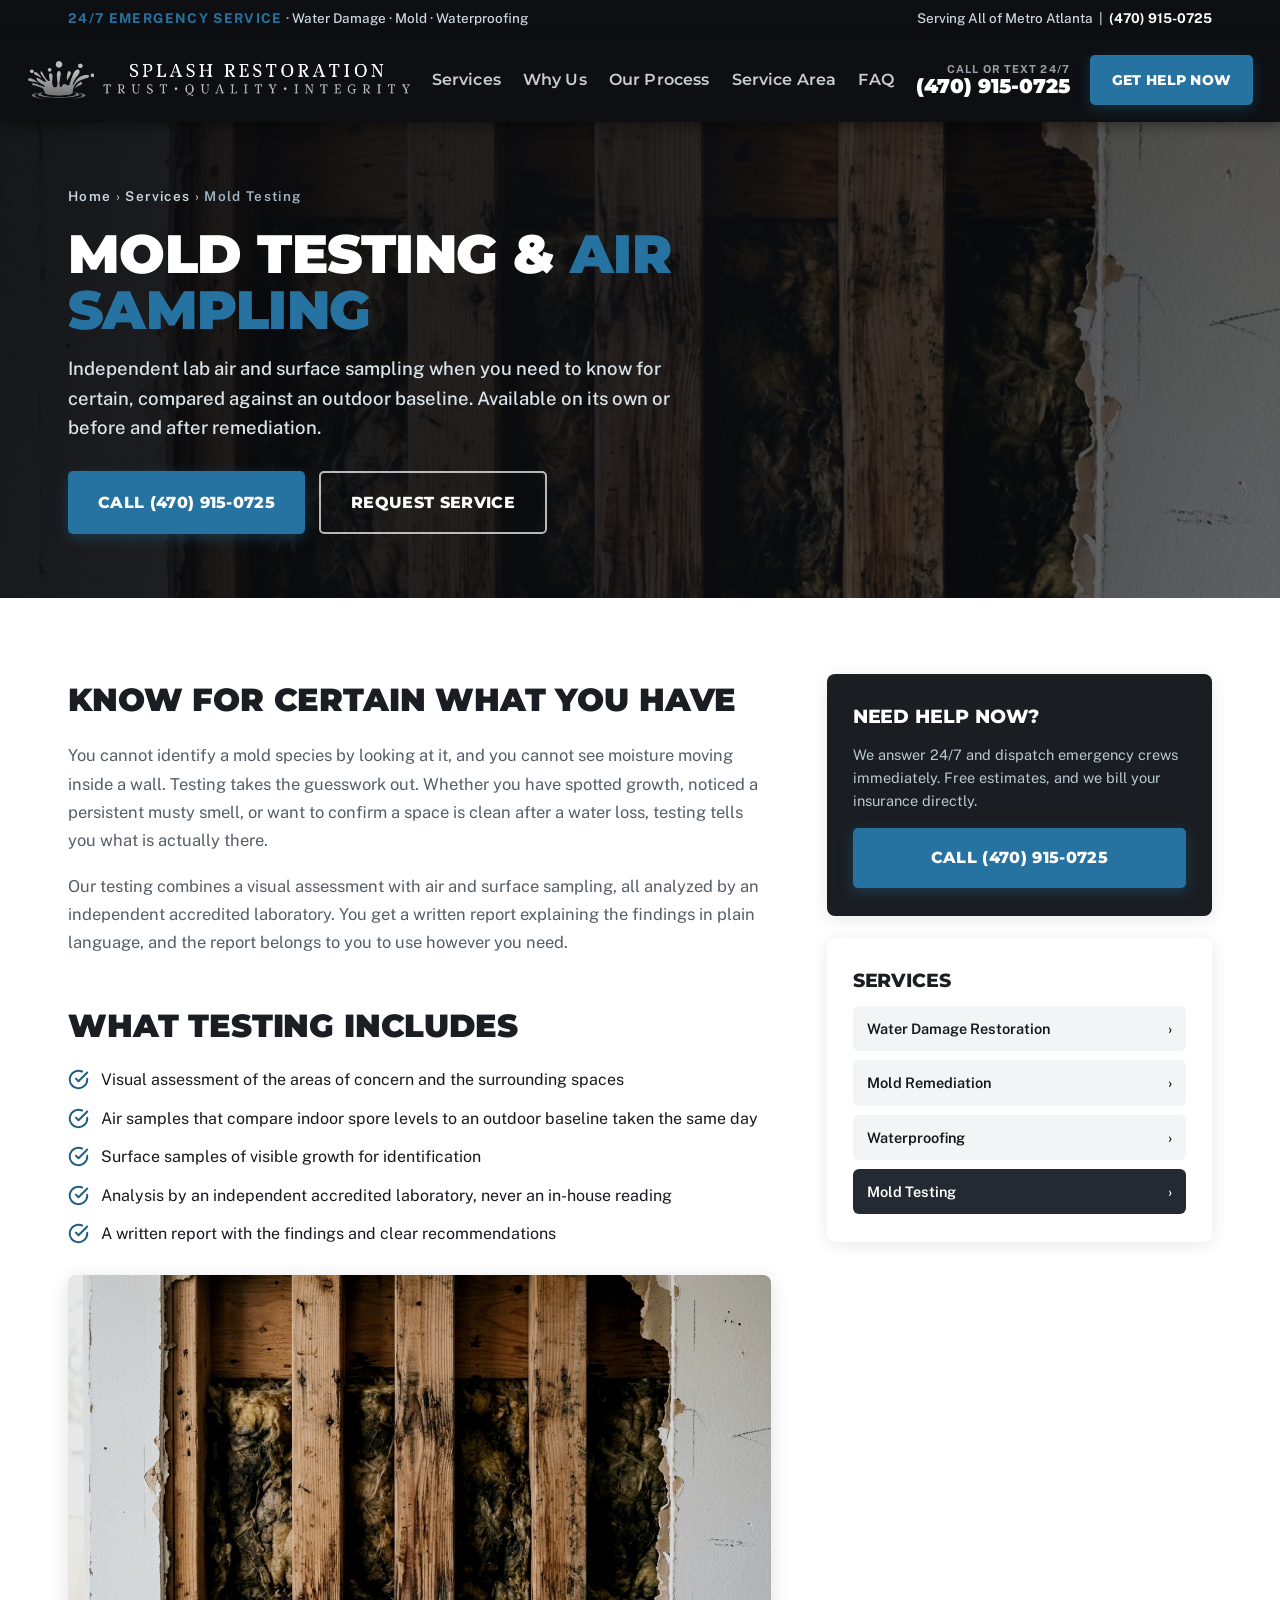
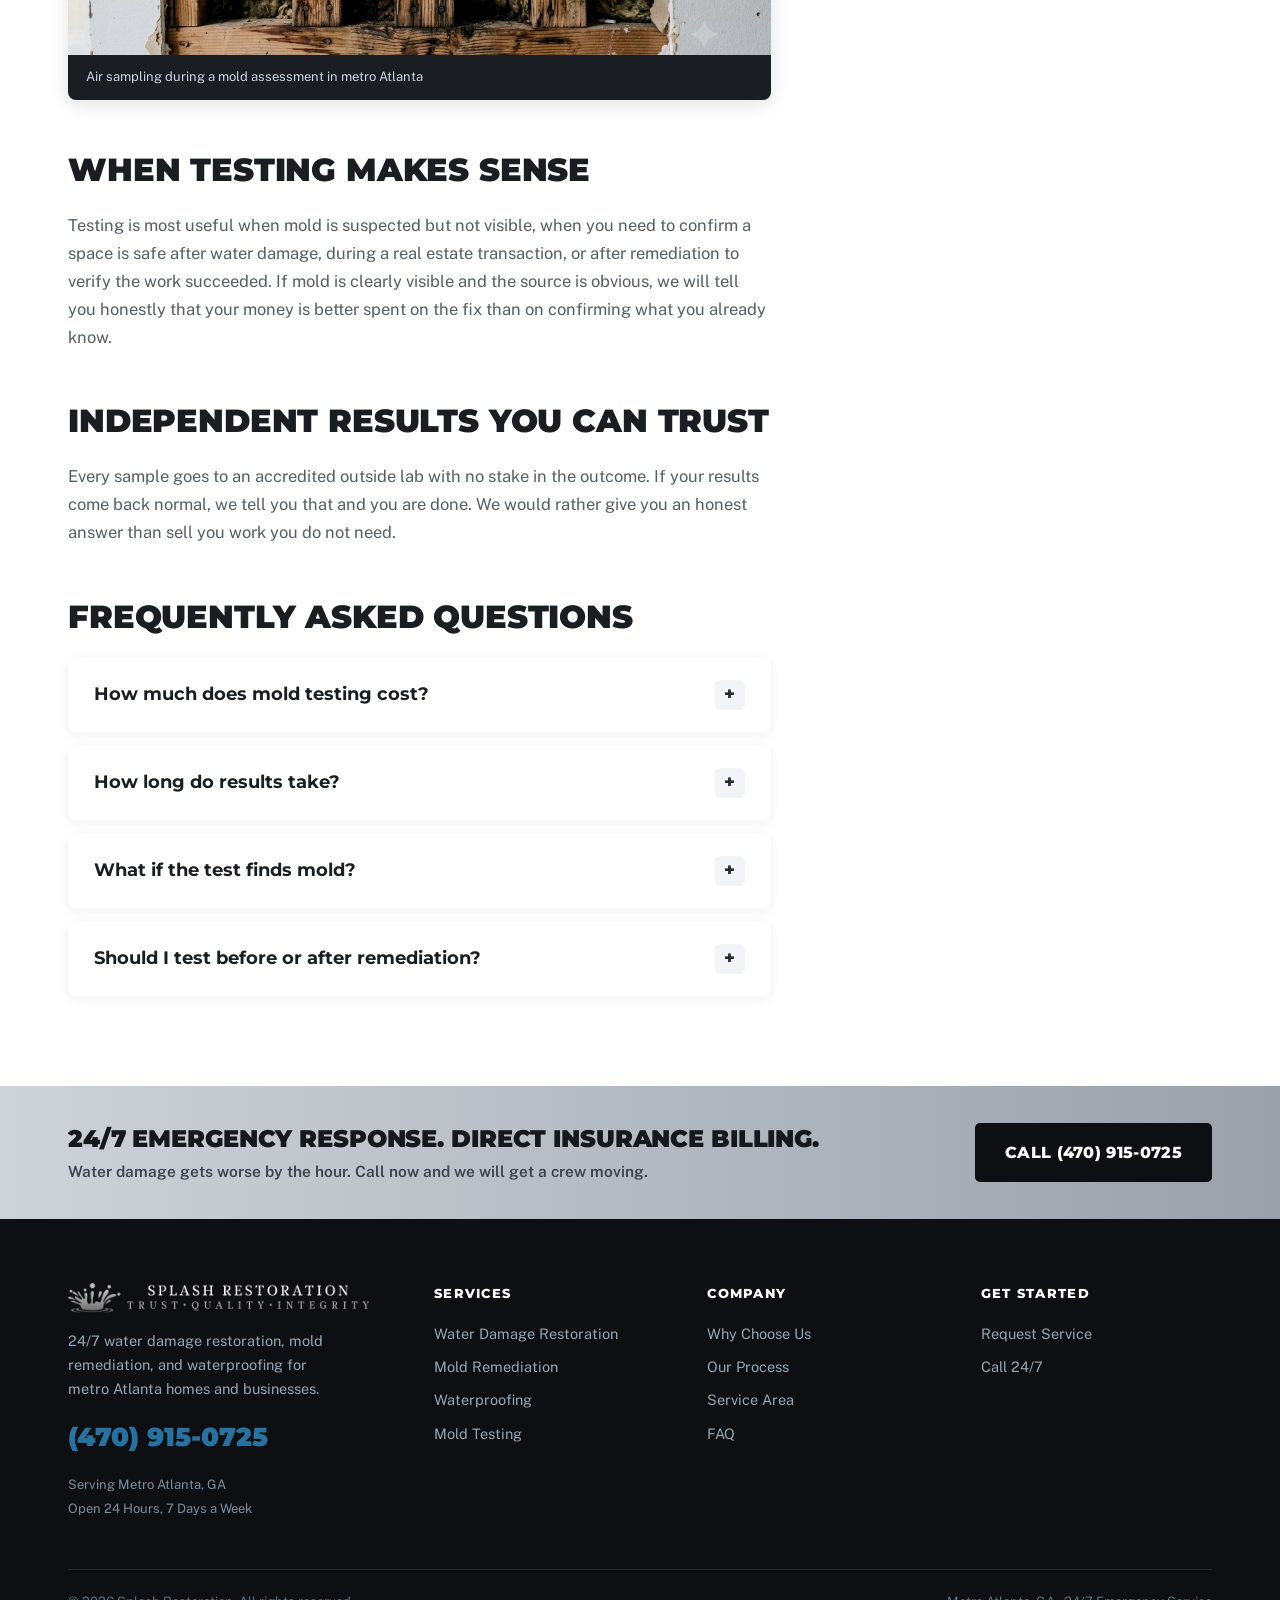
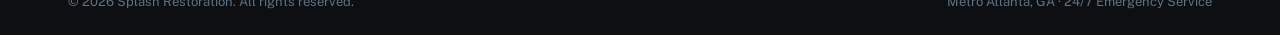
<file: services/mold-testing.html>
<!DOCTYPE html>
<html lang="en">
<head>
<meta charset="UTF-8">
<meta name="viewport" content="width=device-width, initial-scale=1.0">
<title>Mold Testing &amp; Air Sampling in Metro Atlanta, GA | Splash Restoration</title>
<meta name="description" content="Independent lab mold testing in metro Atlanta. Air and surface sampling compared against an outdoor baseline, with a written report. Call (470) 915-0725.">
<link rel="canonical" href="https://southernbeaconenvironmental.com/services/mold-testing">
<link rel="icon" href="/favicon.ico" sizes="any">
<link rel="icon" type="image/png" sizes="32x32" href="/favicon-32.png">
<link rel="apple-touch-icon" href="/apple-touch-icon.png">
<meta property="og:type" content="website">
<meta property="og:title" content="Mold Testing &amp; Air Sampling in Metro Atlanta, GA | Splash Restoration">
<meta property="og:description" content="Independent lab mold testing in metro Atlanta. Air and surface sampling compared against an outdoor baseline, with a written report. Call (470) 915-0725.">
<meta property="og:url" content="https://southernbeaconenvironmental.com/services/mold-testing">
<link rel="preconnect" href="https://fonts.googleapis.com">
<link rel="preconnect" href="https://fonts.gstatic.com" crossorigin>
<link href="https://fonts.googleapis.com/css2?family=Cinzel:wght@500;600;700;800;900&family=Public+Sans:wght@400;500;600;700&display=swap" rel="stylesheet">
<link rel="stylesheet" href="/css/main.css?v=20261020c">
<script type="application/ld+json">{"@context": "https://schema.org", "@type": "Service", "name": "Mold Testing", "serviceType": "Mold Testing", "provider": {"@id": "https://southernbeaconenvironmental.com/#business"}, "areaServed": {"@type": "State", "name": "Georgia"}, "url": "https://southernbeaconenvironmental.com/services/mold-testing"}</script>
<script type="application/ld+json">{"@context": "https://schema.org", "@type": "BreadcrumbList", "itemListElement": [{"@type": "ListItem", "position": 1, "name": "Home", "item": "https://southernbeaconenvironmental.com/"}, {"@type": "ListItem", "position": 2, "name": "Services", "item": "https://southernbeaconenvironmental.com/#services"}, {"@type": "ListItem", "position": 3, "name": "Mold Testing", "item": "https://southernbeaconenvironmental.com/services/mold-testing"}]}</script>
<script type="application/ld+json">{"@context": "https://schema.org", "@type": "FAQPage", "mainEntity": [{"@type": "Question", "name": "How much does mold testing cost?", "acceptedAnswer": {"@type": "Answer", "text": "It depends on how many samples the situation calls for. We quote the number of samples and the price upfront before collecting anything, so there is never a surprise lab bill."}}, {"@type": "Question", "name": "How long do results take?", "acceptedAnswer": {"@type": "Answer", "text": "Standard laboratory turnaround is two to three business days. Expedited analysis is available when a real estate closing or a health concern will not wait."}}, {"@type": "Question", "name": "What if the test finds mold?", "acceptedAnswer": {"@type": "Answer", "text": "You get a written report along with your results, and we can walk you through remediation options. There is no obligation, and the report is yours to take to any contractor."}}, {"@type": "Question", "name": "Should I test before or after remediation?", "acceptedAnswer": {"@type": "Answer", "text": "Both can make sense. Testing before confirms what you are dealing with, and testing after verifies the work returned the space to normal. We can do either or both."}}]}</script>
</head>
<body>

<div class="topbar">
  <div class="wrap">
    <span><b>24/7 EMERGENCY SERVICE</b><span class="hide-m"> &middot; Water Damage &middot; Mold &middot; Waterproofing</span></span>
    <span class="hide-m">Serving All of Metro Atlanta &nbsp;|&nbsp; <a href="tel:+14709150725">(470) 915-0725</a></span>
  </div>
</div>

<header>
  <div class="wrap nav">
    <a class="logo" href="/"><img class="brand" src="/images/logo-splash.png" alt="Splash Restoration"></a>
    <nav>
      <ul id="menu">
        <li><a href="/#services">Services</a></li>
        <li><a href="/#why">Why Us</a></li>
        <li><a href="/#process">Our Process</a></li>
        <li><a href="/#areas">Service Area</a></li>
        <li><a href="/#faq">FAQ</a></li>
      </ul>
    </nav>
    <div class="hdr-right">
      <a class="hdr-phone" href="tel:+14709150725"><small>Call or Text 24/7</small><b>(470) 915-0725</b></a>
      <a class="btn gold" href="/#quote" style="padding:14px 22px;font-size:14px">Get Help Now</a>
      <button class="burger" id="burger" aria-label="Menu" aria-expanded="false"><span></span><span></span><span></span></button>
    </div>
  </div>
</header>

<section class="pg-hero">
  <div class="bg"><img src="/images/services/mold-testing-sampling.jpg" alt="" fetchpriority="high"></div>
  <div class="shade"></div>
  <div class="wrap">
    <div class="crumb"><a href="/">Home</a> &rsaquo; <a href="/#services">Services</a> &rsaquo; Mold Testing</div>
    <h1>Mold Testing &amp; <span>Air Sampling</span></h1>
    <p>Independent lab air and surface sampling when you need to know for certain, compared against an outdoor baseline. Available on its own or before and after remediation.</p>
    <div class="ctas">
      <a class="btn gold" href="tel:+14709150725">Call (470) 915-0725</a>
      <a class="btn outline" href="/#quote">Request Service</a>
    </div>
  </div>
</section>

<section class="pg-body">
  <div class="wrap pg-grid">
    <div class="pg-main">
      <h2>Know For Certain What You Have</h2>
      <p>You cannot identify a mold species by looking at it, and you cannot see moisture moving inside a wall. Testing takes the guesswork out. Whether you have spotted growth, noticed a persistent musty smell, or want to confirm a space is clean after a water loss, testing tells you what is actually there.</p>
      <p>Our testing combines a visual assessment with air and surface sampling, all analyzed by an independent accredited laboratory. You get a written report explaining the findings in plain language, and the report belongs to you to use however you need.</p>
      <h2>What Testing Includes</h2>
      <ul class="incl"><li><svg viewBox="0 0 24 24" fill="none" stroke-width="2.2" stroke-linecap="round" stroke-linejoin="round"><path d="M22 11.08V12a10 10 0 1 1-5.93-9.14"/><path d="M22 4 12 14.01l-3-3"/></svg><span>Visual assessment of the areas of concern and the surrounding spaces</span></li><li><svg viewBox="0 0 24 24" fill="none" stroke-width="2.2" stroke-linecap="round" stroke-linejoin="round"><path d="M22 11.08V12a10 10 0 1 1-5.93-9.14"/><path d="M22 4 12 14.01l-3-3"/></svg><span>Air samples that compare indoor spore levels to an outdoor baseline taken the same day</span></li><li><svg viewBox="0 0 24 24" fill="none" stroke-width="2.2" stroke-linecap="round" stroke-linejoin="round"><path d="M22 11.08V12a10 10 0 1 1-5.93-9.14"/><path d="M22 4 12 14.01l-3-3"/></svg><span>Surface samples of visible growth for identification</span></li><li><svg viewBox="0 0 24 24" fill="none" stroke-width="2.2" stroke-linecap="round" stroke-linejoin="round"><path d="M22 11.08V12a10 10 0 1 1-5.93-9.14"/><path d="M22 4 12 14.01l-3-3"/></svg><span>Analysis by an independent accredited laboratory, never an in-house reading</span></li><li><svg viewBox="0 0 24 24" fill="none" stroke-width="2.2" stroke-linecap="round" stroke-linejoin="round"><path d="M22 11.08V12a10 10 0 1 1-5.93-9.14"/><path d="M22 4 12 14.01l-3-3"/></svg><span>A written report with the findings and clear recommendations</span></li></ul>
      <figure class="photo"><img src="/images/services/mold-testing-sampling.jpg" alt="Air sampling pump collecting a spore trap sample for laboratory analysis" loading="lazy"><figcaption>Air sampling during a mold assessment in metro Atlanta</figcaption></figure>
      <h2>When Testing Makes Sense</h2>
      <p>Testing is most useful when mold is suspected but not visible, when you need to confirm a space is safe after water damage, during a real estate transaction, or after remediation to verify the work succeeded. If mold is clearly visible and the source is obvious, we will tell you honestly that your money is better spent on the fix than on confirming what you already know.</p>
      <h2>Independent Results You Can Trust</h2>
      <p>Every sample goes to an accredited outside lab with no stake in the outcome. If your results come back normal, we tell you that and you are done. We would rather give you an honest answer than sell you work you do not need.</p>
      <h2>Frequently Asked Questions</h2>
      <div class="pg-faq">
        <details class="faq"><summary>How much does mold testing cost?<span class="ic">+</span></summary><div class="a">It depends on how many samples the situation calls for. We quote the number of samples and the price upfront before collecting anything, so there is never a surprise lab bill.</div></details>
        <details class="faq"><summary>How long do results take?<span class="ic">+</span></summary><div class="a">Standard laboratory turnaround is two to three business days. Expedited analysis is available when a real estate closing or a health concern will not wait.</div></details>
        <details class="faq"><summary>What if the test finds mold?<span class="ic">+</span></summary><div class="a">You get a written report along with your results, and we can walk you through remediation options. There is no obligation, and the report is yours to take to any contractor.</div></details>
        <details class="faq"><summary>Should I test before or after remediation?<span class="ic">+</span></summary><div class="a">Both can make sense. Testing before confirms what you are dealing with, and testing after verifies the work returned the space to normal. We can do either or both.</div></details>
      </div>
    </div>
    <aside class="pg-aside">
      <div class="aside-card navy">
        <h3>Need Help Now?</h3>
        <p>We answer 24/7 and dispatch emergency crews immediately. Free estimates, and we bill your insurance directly.</p>
        <a class="btn gold" href="tel:+14709150725">Call (470) 915-0725</a>
      </div>
      <div class="aside-card">
        <h3>Services</h3>
        <ul>
            <li><a href="/services/water-damage">Water Damage Restoration<span>&rsaquo;</span></a></li>
            <li><a href="/services/mold-remediation">Mold Remediation<span>&rsaquo;</span></a></li>
            <li><a href="/services/waterproofing">Waterproofing<span>&rsaquo;</span></a></li>
            <li><a href="/services/mold-testing" class="cur">Mold Testing<span>&rsaquo;</span></a></li>
        </ul>
      </div>
      
    </aside>
  </div>
</section>

<div class="guarantee">
  <div class="wrap">
    <div class="txt"><b>24/7 emergency response. Direct insurance billing.</b><span>Water damage gets worse by the hour. Call now and we will get a crew moving.</span></div>
    <a class="btn" href="tel:+14709150725">Call (470) 915-0725</a>
  </div>
</div>

<footer>
  <div class="wrap">
    <div class="cols">
      <div class="fl">
        <img class="brand" src="/images/logo-splash.png" alt="Splash Restoration" style="height:30px;width:auto;margin-bottom:12px">
        <p>24/7 water damage restoration, mold remediation, and waterproofing for metro Atlanta homes and businesses.</p>
        <a class="tel" href="tel:+14709150725">(470) 915-0725</a>
        <div class="nap">Serving Metro Atlanta, GA<br>Open 24 Hours, 7 Days a Week</div>
      </div>
      <div>
        <h5>Services</h5>
        <ul>
          <li><a href="/services/water-damage">Water Damage Restoration</a></li>
          <li><a href="/services/mold-remediation">Mold Remediation</a></li>
          <li><a href="/services/waterproofing">Waterproofing</a></li>
          <li><a href="/services/mold-testing">Mold Testing</a></li>
        </ul>
      </div>
      <div>
        <h5>Company</h5>
        <ul>
          <li><a href="/#why">Why Choose Us</a></li>
          <li><a href="/#process">Our Process</a></li>
          <li><a href="/#areas">Service Area</a></li>
          <li><a href="/#faq">FAQ</a></li>
        </ul>
      </div>
      <div>
        <h5>Get Started</h5>
        <ul>
          <li><a href="/#quote">Request Service</a></li>
          <li><a href="tel:+14709150725">Call 24/7</a></li>
        </ul>
      </div>
    </div>
    <div class="base">
      <span>&copy; <span id="yr">2026</span> Splash Restoration. All rights reserved.</span>
      <span>Metro Atlanta, GA &middot; 24/7 Emergency Service</span>
    </div>
  </div>
</footer>

<div class="dock">
  <div class="in">
    <a class="btn gold" href="tel:+14709150725">Call Now</a>
    <a class="btn navy" href="/#quote">Request Service</a>
  </div>
</div>

<script>
const burger=document.getElementById('burger'),menu=document.getElementById('menu');
burger.addEventListener('click',()=>{const o=menu.classList.toggle('open');burger.setAttribute('aria-expanded',o)});
document.getElementById('yr').textContent=new Date().getFullYear();
(function(){
  var dock=document.querySelector('.dock');
  var hero=document.querySelector('.pg-hero')||document.querySelector('.hero');
  if(!dock||!hero) return;
  function update(){
    var trigger=hero.offsetTop+hero.offsetHeight-90;
    if(window.pageYOffset>trigger){dock.classList.add('show');}
    else{dock.classList.remove('show');}
  }
  window.addEventListener('scroll',update,{passive:true});
  window.addEventListener('resize',update,{passive:true});
  update();
})();
</script>
</body>
</html>
</file>
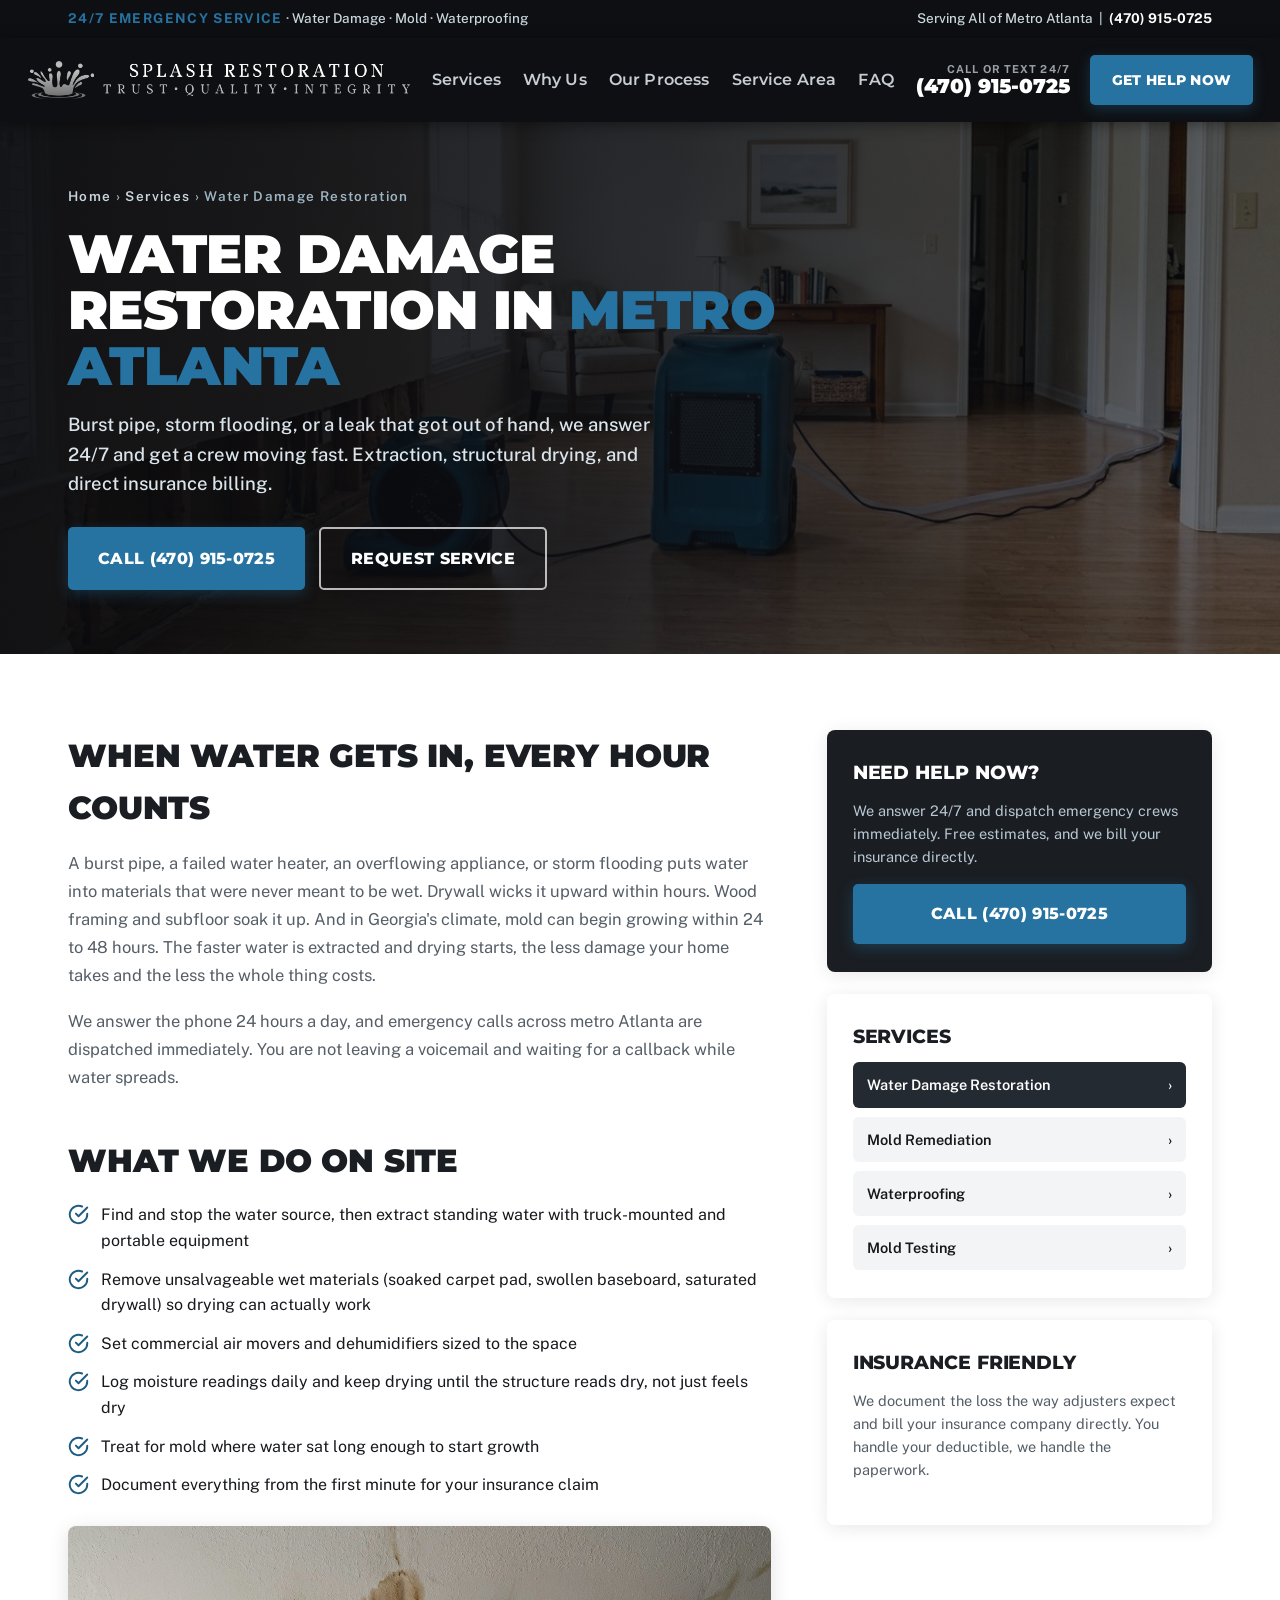
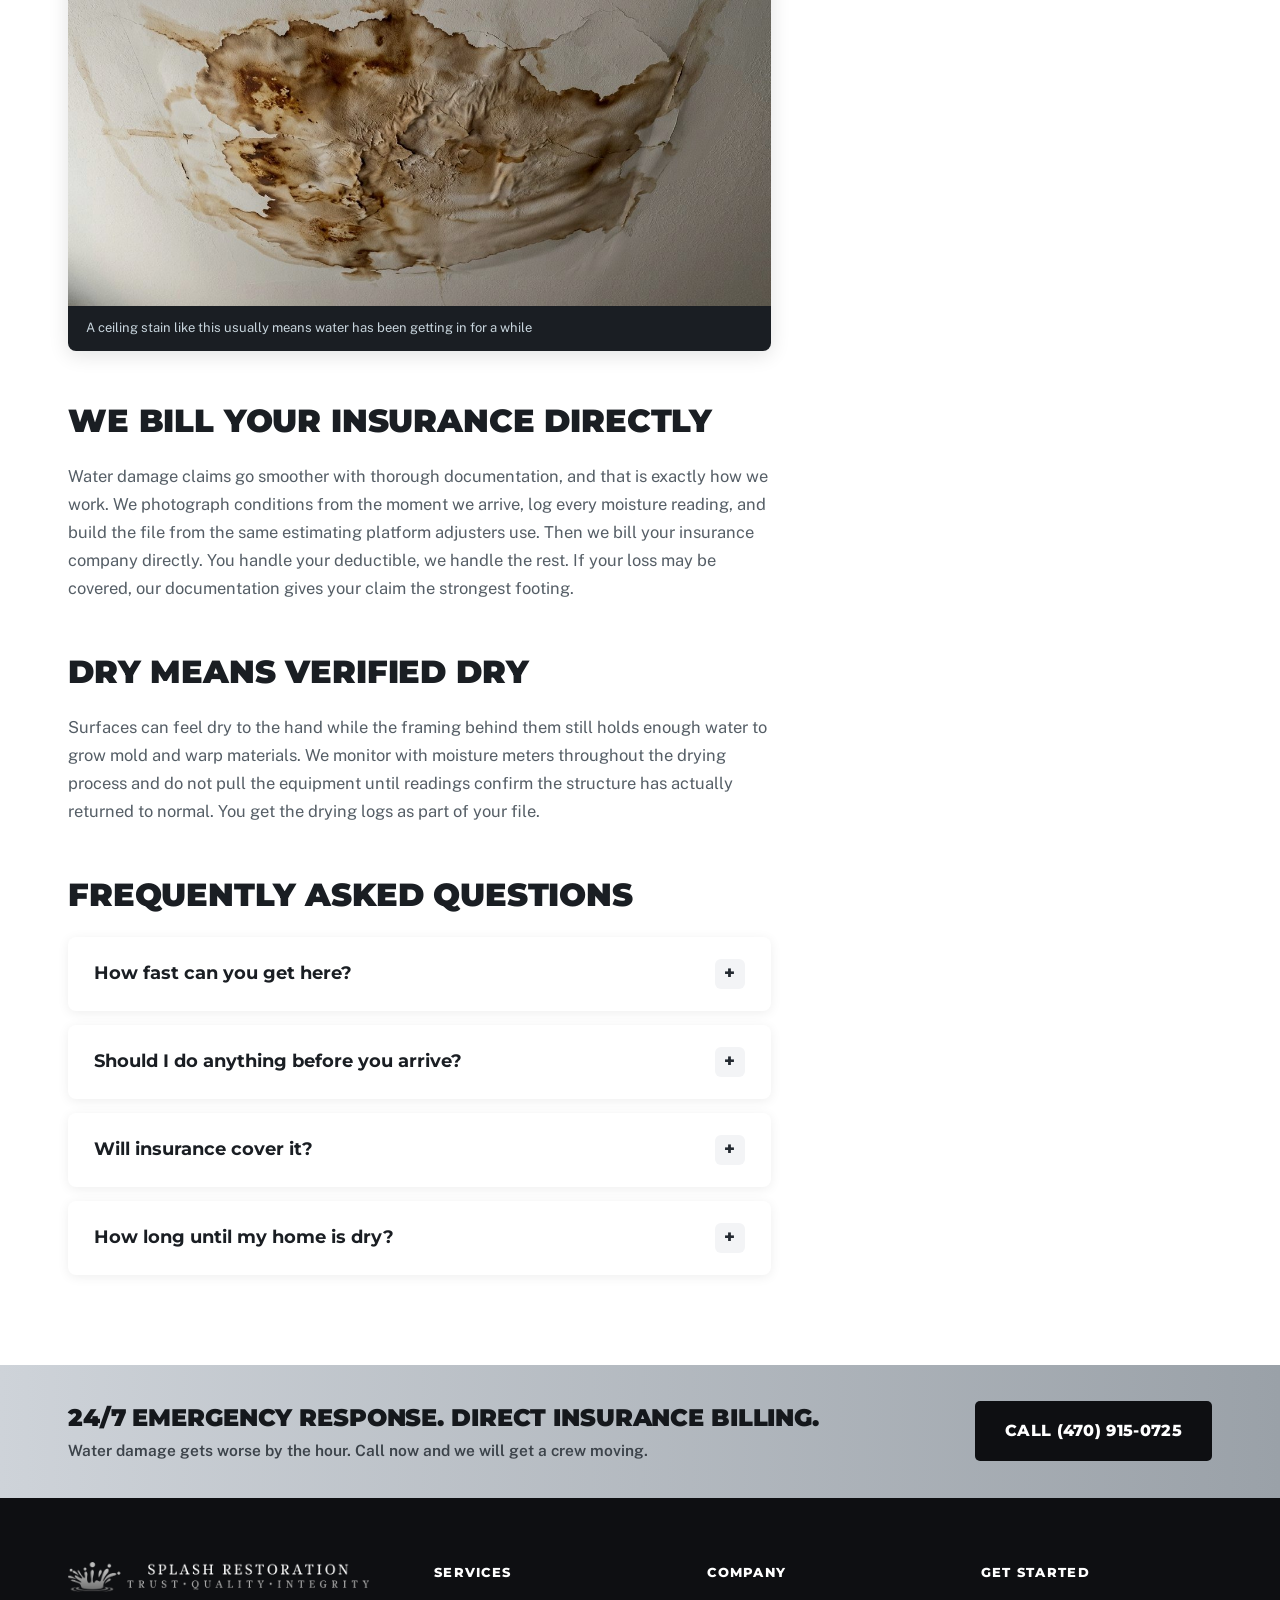
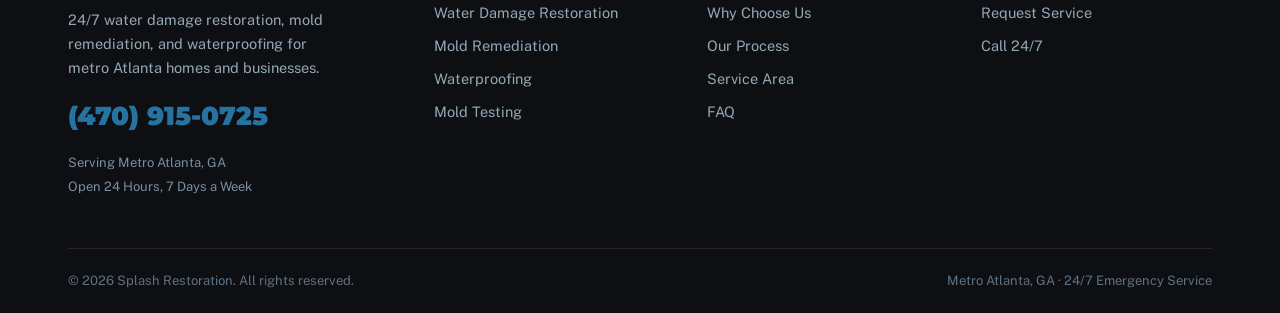
<file: services/water-damage.html>
<!DOCTYPE html>
<html lang="en">
<head>
<meta charset="UTF-8">
<meta name="viewport" content="width=device-width, initial-scale=1.0">
<title>24/7 Water Damage Restoration in Metro Atlanta, GA | Splash Restoration</title>
<meta name="description" content="Emergency water damage restoration across metro Atlanta, 24/7. Water extraction, structural drying, moisture monitoring, and direct insurance billing. Call (470) 915-0725 now.">
<link rel="canonical" href="https://southernbeaconenvironmental.com/services/water-damage">
<link rel="icon" href="/favicon.ico" sizes="any">
<link rel="icon" type="image/png" sizes="32x32" href="/favicon-32.png">
<link rel="apple-touch-icon" href="/apple-touch-icon.png">
<meta property="og:type" content="website">
<meta property="og:title" content="24/7 Water Damage Restoration in Metro Atlanta, GA | Splash Restoration">
<meta property="og:description" content="Emergency water damage restoration across metro Atlanta, 24/7. Water extraction, structural drying, moisture monitoring, and direct insurance billing. Call (470) 915-0725 now.">
<meta property="og:url" content="https://southernbeaconenvironmental.com/services/water-damage">
<link rel="preconnect" href="https://fonts.googleapis.com">
<link rel="preconnect" href="https://fonts.gstatic.com" crossorigin>
<link href="https://fonts.googleapis.com/css2?family=Cinzel:wght@500;600;700;800;900&family=Public+Sans:wght@400;500;600;700&display=swap" rel="stylesheet">
<link rel="stylesheet" href="/css/main.css?v=20261020c">
<script type="application/ld+json">{"@context": "https://schema.org", "@type": "Service", "name": "Water Damage Restoration", "serviceType": "Water Damage Restoration", "provider": {"@id": "https://southernbeaconenvironmental.com/#business"}, "areaServed": {"@type": "State", "name": "Georgia"}, "url": "https://southernbeaconenvironmental.com/services/water-damage"}</script>
<script type="application/ld+json">{"@context": "https://schema.org", "@type": "BreadcrumbList", "itemListElement": [{"@type": "ListItem", "position": 1, "name": "Home", "item": "https://southernbeaconenvironmental.com/"}, {"@type": "ListItem", "position": 2, "name": "Services", "item": "https://southernbeaconenvironmental.com/#services"}, {"@type": "ListItem", "position": 3, "name": "Water Damage Restoration", "item": "https://southernbeaconenvironmental.com/services/water-damage"}]}</script>
<script type="application/ld+json">{"@context": "https://schema.org", "@type": "FAQPage", "mainEntity": [{"@type": "Question", "name": "How fast can you get here?", "acceptedAnswer": {"@type": "Answer", "text": "Emergency water damage calls across metro Atlanta are dispatched immediately, 24 hours a day, including weekends and holidays. The sooner we start extracting and drying, the less damage your home takes."}}, {"@type": "Question", "name": "Should I do anything before you arrive?", "acceptedAnswer": {"@type": "Answer", "text": "If it is safe, shut off the water source and cut power to affected areas, then move valuables out of the water. Leave extraction and drying to us, because consumer shop vacs and household fans cannot dry structural materials adequately."}}, {"@type": "Question", "name": "Will insurance cover it?", "acceptedAnswer": {"@type": "Answer", "text": "Sudden, accidental losses like a burst pipe or failed water heater are usually covered. Long-term seepage and neglected maintenance often are not. We document thoroughly and bill your insurance directly, so your out-of-pocket is typically just your deductible."}}, {"@type": "Question", "name": "How long until my home is dry?", "acceptedAnswer": {"@type": "Answer", "text": "Most residential losses dry in three to five days, depending on how much water there was and which materials got wet. We log moisture daily and keep going until it reads dry."}}]}</script>
</head>
<body>

<div class="topbar">
  <div class="wrap">
    <span><b>24/7 EMERGENCY SERVICE</b><span class="hide-m"> &middot; Water Damage &middot; Mold &middot; Waterproofing</span></span>
    <span class="hide-m">Serving All of Metro Atlanta &nbsp;|&nbsp; <a href="tel:+14709150725">(470) 915-0725</a></span>
  </div>
</div>

<header>
  <div class="wrap nav">
    <a class="logo" href="/"><img class="brand" src="/images/logo-splash.png" alt="Splash Restoration"></a>
    <nav>
      <ul id="menu">
        <li><a href="/#services">Services</a></li>
        <li><a href="/#why">Why Us</a></li>
        <li><a href="/#process">Our Process</a></li>
        <li><a href="/#areas">Service Area</a></li>
        <li><a href="/#faq">FAQ</a></li>
      </ul>
    </nav>
    <div class="hdr-right">
      <a class="hdr-phone" href="tel:+14709150725"><small>Call or Text 24/7</small><b>(470) 915-0725</b></a>
      <a class="btn gold" href="/#quote" style="padding:14px 22px;font-size:14px">Get Help Now</a>
      <button class="burger" id="burger" aria-label="Menu" aria-expanded="false"><span></span><span></span><span></span></button>
    </div>
  </div>
</header>

<section class="pg-hero">
  <div class="bg"><img src="/images/services/water-damage.jpg" alt="" fetchpriority="high"></div>
  <div class="shade"></div>
  <div class="wrap">
    <div class="crumb"><a href="/">Home</a> &rsaquo; <a href="/#services">Services</a> &rsaquo; Water Damage Restoration</div>
    <h1>Water Damage Restoration in <span>Metro Atlanta</span></h1>
    <p>Burst pipe, storm flooding, or a leak that got out of hand, we answer 24/7 and get a crew moving fast. Extraction, structural drying, and direct insurance billing.</p>
    <div class="ctas">
      <a class="btn gold" href="tel:+14709150725">Call (470) 915-0725</a>
      <a class="btn outline" href="/#quote">Request Service</a>
    </div>
  </div>
</section>

<section class="pg-body">
  <div class="wrap pg-grid">
    <div class="pg-main">
      <h2>When Water Gets In, Every Hour Counts</h2>
      <p>A burst pipe, a failed water heater, an overflowing appliance, or storm flooding puts water into materials that were never meant to be wet. Drywall wicks it upward within hours. Wood framing and subfloor soak it up. And in Georgia's climate, mold can begin growing within 24 to 48 hours. The faster water is extracted and drying starts, the less damage your home takes and the less the whole thing costs.</p>
      <p>We answer the phone 24 hours a day, and emergency calls across metro Atlanta are dispatched immediately. You are not leaving a voicemail and waiting for a callback while water spreads.</p>
      <h2>What We Do On Site</h2>
      <ul class="incl"><li><svg viewBox="0 0 24 24" fill="none" stroke-width="2.2" stroke-linecap="round" stroke-linejoin="round"><path d="M22 11.08V12a10 10 0 1 1-5.93-9.14"/><path d="M22 4 12 14.01l-3-3"/></svg><span>Find and stop the water source, then extract standing water with truck-mounted and portable equipment</span></li><li><svg viewBox="0 0 24 24" fill="none" stroke-width="2.2" stroke-linecap="round" stroke-linejoin="round"><path d="M22 11.08V12a10 10 0 1 1-5.93-9.14"/><path d="M22 4 12 14.01l-3-3"/></svg><span>Remove unsalvageable wet materials (soaked carpet pad, swollen baseboard, saturated drywall) so drying can actually work</span></li><li><svg viewBox="0 0 24 24" fill="none" stroke-width="2.2" stroke-linecap="round" stroke-linejoin="round"><path d="M22 11.08V12a10 10 0 1 1-5.93-9.14"/><path d="M22 4 12 14.01l-3-3"/></svg><span>Set commercial air movers and dehumidifiers sized to the space</span></li><li><svg viewBox="0 0 24 24" fill="none" stroke-width="2.2" stroke-linecap="round" stroke-linejoin="round"><path d="M22 11.08V12a10 10 0 1 1-5.93-9.14"/><path d="M22 4 12 14.01l-3-3"/></svg><span>Log moisture readings daily and keep drying until the structure reads dry, not just feels dry</span></li><li><svg viewBox="0 0 24 24" fill="none" stroke-width="2.2" stroke-linecap="round" stroke-linejoin="round"><path d="M22 11.08V12a10 10 0 1 1-5.93-9.14"/><path d="M22 4 12 14.01l-3-3"/></svg><span>Treat for mold where water sat long enough to start growth</span></li><li><svg viewBox="0 0 24 24" fill="none" stroke-width="2.2" stroke-linecap="round" stroke-linejoin="round"><path d="M22 11.08V12a10 10 0 1 1-5.93-9.14"/><path d="M22 4 12 14.01l-3-3"/></svg><span>Document everything from the first minute for your insurance claim</span></li></ul>
      <figure class="photo"><img src="/images/services/water-damage-ceiling.jpg" alt="Water-stained ceiling from a leak above" loading="lazy"><figcaption>A ceiling stain like this usually means water has been getting in for a while</figcaption></figure>
      <h2>We Bill Your Insurance Directly</h2>
      <p>Water damage claims go smoother with thorough documentation, and that is exactly how we work. We photograph conditions from the moment we arrive, log every moisture reading, and build the file from the same estimating platform adjusters use. Then we bill your insurance company directly. You handle your deductible, we handle the rest. If your loss may be covered, our documentation gives your claim the strongest footing.</p>
      <h2>Dry Means Verified Dry</h2>
      <p>Surfaces can feel dry to the hand while the framing behind them still holds enough water to grow mold and warp materials. We monitor with moisture meters throughout the drying process and do not pull the equipment until readings confirm the structure has actually returned to normal. You get the drying logs as part of your file.</p>
      <h2>Frequently Asked Questions</h2>
      <div class="pg-faq">
        <details class="faq"><summary>How fast can you get here?<span class="ic">+</span></summary><div class="a">Emergency water damage calls across metro Atlanta are dispatched immediately, 24 hours a day, including weekends and holidays. The sooner we start extracting and drying, the less damage your home takes.</div></details>
        <details class="faq"><summary>Should I do anything before you arrive?<span class="ic">+</span></summary><div class="a">If it is safe, shut off the water source and cut power to affected areas, then move valuables out of the water. Leave extraction and drying to us, because consumer shop vacs and household fans cannot dry structural materials adequately.</div></details>
        <details class="faq"><summary>Will insurance cover it?<span class="ic">+</span></summary><div class="a">Sudden, accidental losses like a burst pipe or failed water heater are usually covered. Long-term seepage and neglected maintenance often are not. We document thoroughly and bill your insurance directly, so your out-of-pocket is typically just your deductible.</div></details>
        <details class="faq"><summary>How long until my home is dry?<span class="ic">+</span></summary><div class="a">Most residential losses dry in three to five days, depending on how much water there was and which materials got wet. We log moisture daily and keep going until it reads dry.</div></details>
      </div>
    </div>
    <aside class="pg-aside">
      <div class="aside-card navy">
        <h3>Need Help Now?</h3>
        <p>We answer 24/7 and dispatch emergency crews immediately. Free estimates, and we bill your insurance directly.</p>
        <a class="btn gold" href="tel:+14709150725">Call (470) 915-0725</a>
      </div>
      <div class="aside-card">
        <h3>Services</h3>
        <ul>
            <li><a href="/services/water-damage" class="cur">Water Damage Restoration<span>&rsaquo;</span></a></li>
            <li><a href="/services/mold-remediation">Mold Remediation<span>&rsaquo;</span></a></li>
            <li><a href="/services/waterproofing">Waterproofing<span>&rsaquo;</span></a></li>
            <li><a href="/services/mold-testing">Mold Testing<span>&rsaquo;</span></a></li>
        </ul>
      </div>
      <div class="aside-card">
        <h3>Insurance Friendly</h3>
        <p>We document the loss the way adjusters expect and bill your insurance company directly. You handle your deductible, we handle the paperwork.</p>
      </div>
    </aside>
  </div>
</section>

<div class="guarantee">
  <div class="wrap">
    <div class="txt"><b>24/7 emergency response. Direct insurance billing.</b><span>Water damage gets worse by the hour. Call now and we will get a crew moving.</span></div>
    <a class="btn" href="tel:+14709150725">Call (470) 915-0725</a>
  </div>
</div>

<footer>
  <div class="wrap">
    <div class="cols">
      <div class="fl">
        <img class="brand" src="/images/logo-splash.png" alt="Splash Restoration" style="height:30px;width:auto;margin-bottom:12px">
        <p>24/7 water damage restoration, mold remediation, and waterproofing for metro Atlanta homes and businesses.</p>
        <a class="tel" href="tel:+14709150725">(470) 915-0725</a>
        <div class="nap">Serving Metro Atlanta, GA<br>Open 24 Hours, 7 Days a Week</div>
      </div>
      <div>
        <h5>Services</h5>
        <ul>
          <li><a href="/services/water-damage">Water Damage Restoration</a></li>
          <li><a href="/services/mold-remediation">Mold Remediation</a></li>
          <li><a href="/services/waterproofing">Waterproofing</a></li>
          <li><a href="/services/mold-testing">Mold Testing</a></li>
        </ul>
      </div>
      <div>
        <h5>Company</h5>
        <ul>
          <li><a href="/#why">Why Choose Us</a></li>
          <li><a href="/#process">Our Process</a></li>
          <li><a href="/#areas">Service Area</a></li>
          <li><a href="/#faq">FAQ</a></li>
        </ul>
      </div>
      <div>
        <h5>Get Started</h5>
        <ul>
          <li><a href="/#quote">Request Service</a></li>
          <li><a href="tel:+14709150725">Call 24/7</a></li>
        </ul>
      </div>
    </div>
    <div class="base">
      <span>&copy; <span id="yr">2026</span> Splash Restoration. All rights reserved.</span>
      <span>Metro Atlanta, GA &middot; 24/7 Emergency Service</span>
    </div>
  </div>
</footer>

<div class="dock">
  <div class="in">
    <a class="btn gold" href="tel:+14709150725">Call Now</a>
    <a class="btn navy" href="/#quote">Request Service</a>
  </div>
</div>

<script>
const burger=document.getElementById('burger'),menu=document.getElementById('menu');
burger.addEventListener('click',()=>{const o=menu.classList.toggle('open');burger.setAttribute('aria-expanded',o)});
document.getElementById('yr').textContent=new Date().getFullYear();
(function(){
  var dock=document.querySelector('.dock');
  var hero=document.querySelector('.pg-hero')||document.querySelector('.hero');
  if(!dock||!hero) return;
  function update(){
    var trigger=hero.offsetTop+hero.offsetHeight-90;
    if(window.pageYOffset>trigger){dock.classList.add('show');}
    else{dock.classList.remove('show');}
  }
  window.addEventListener('scroll',update,{passive:true});
  window.addEventListener('resize',update,{passive:true});
  update();
})();
</script>
</body>
</html>
</file>
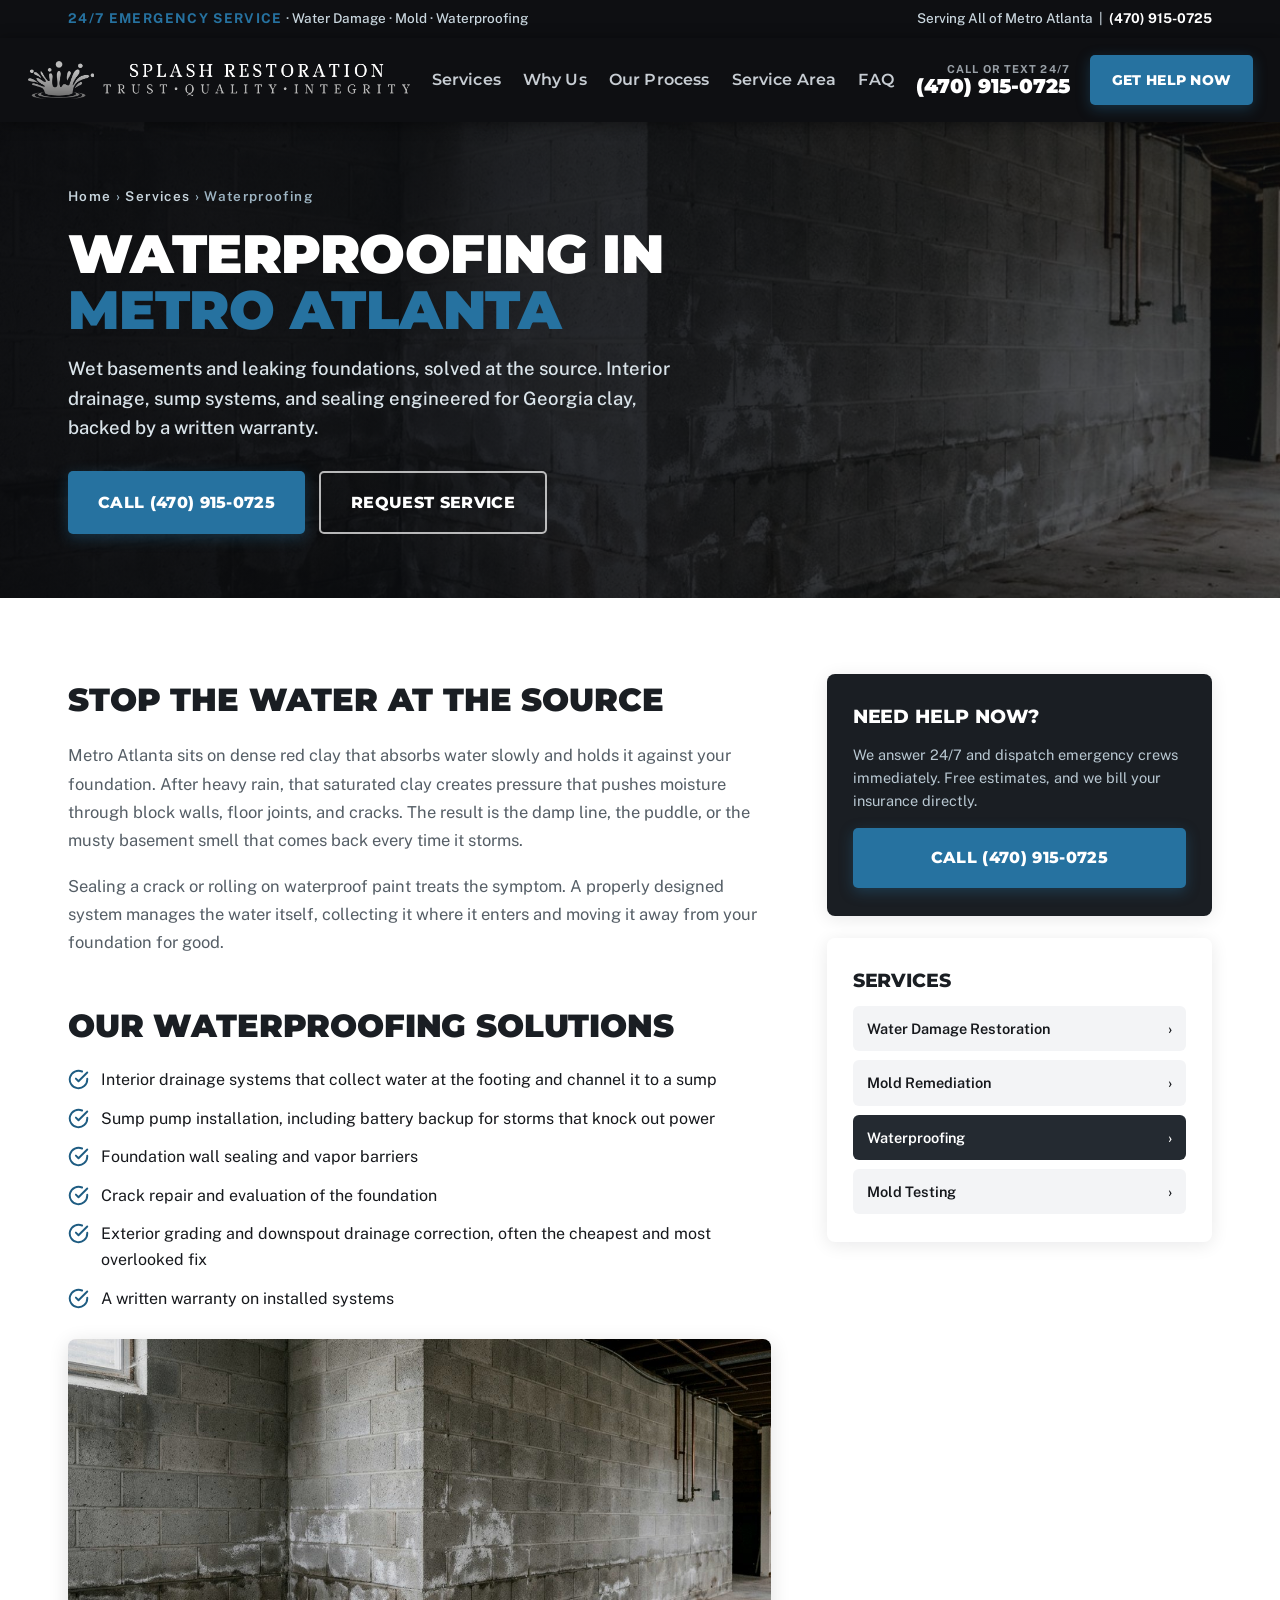
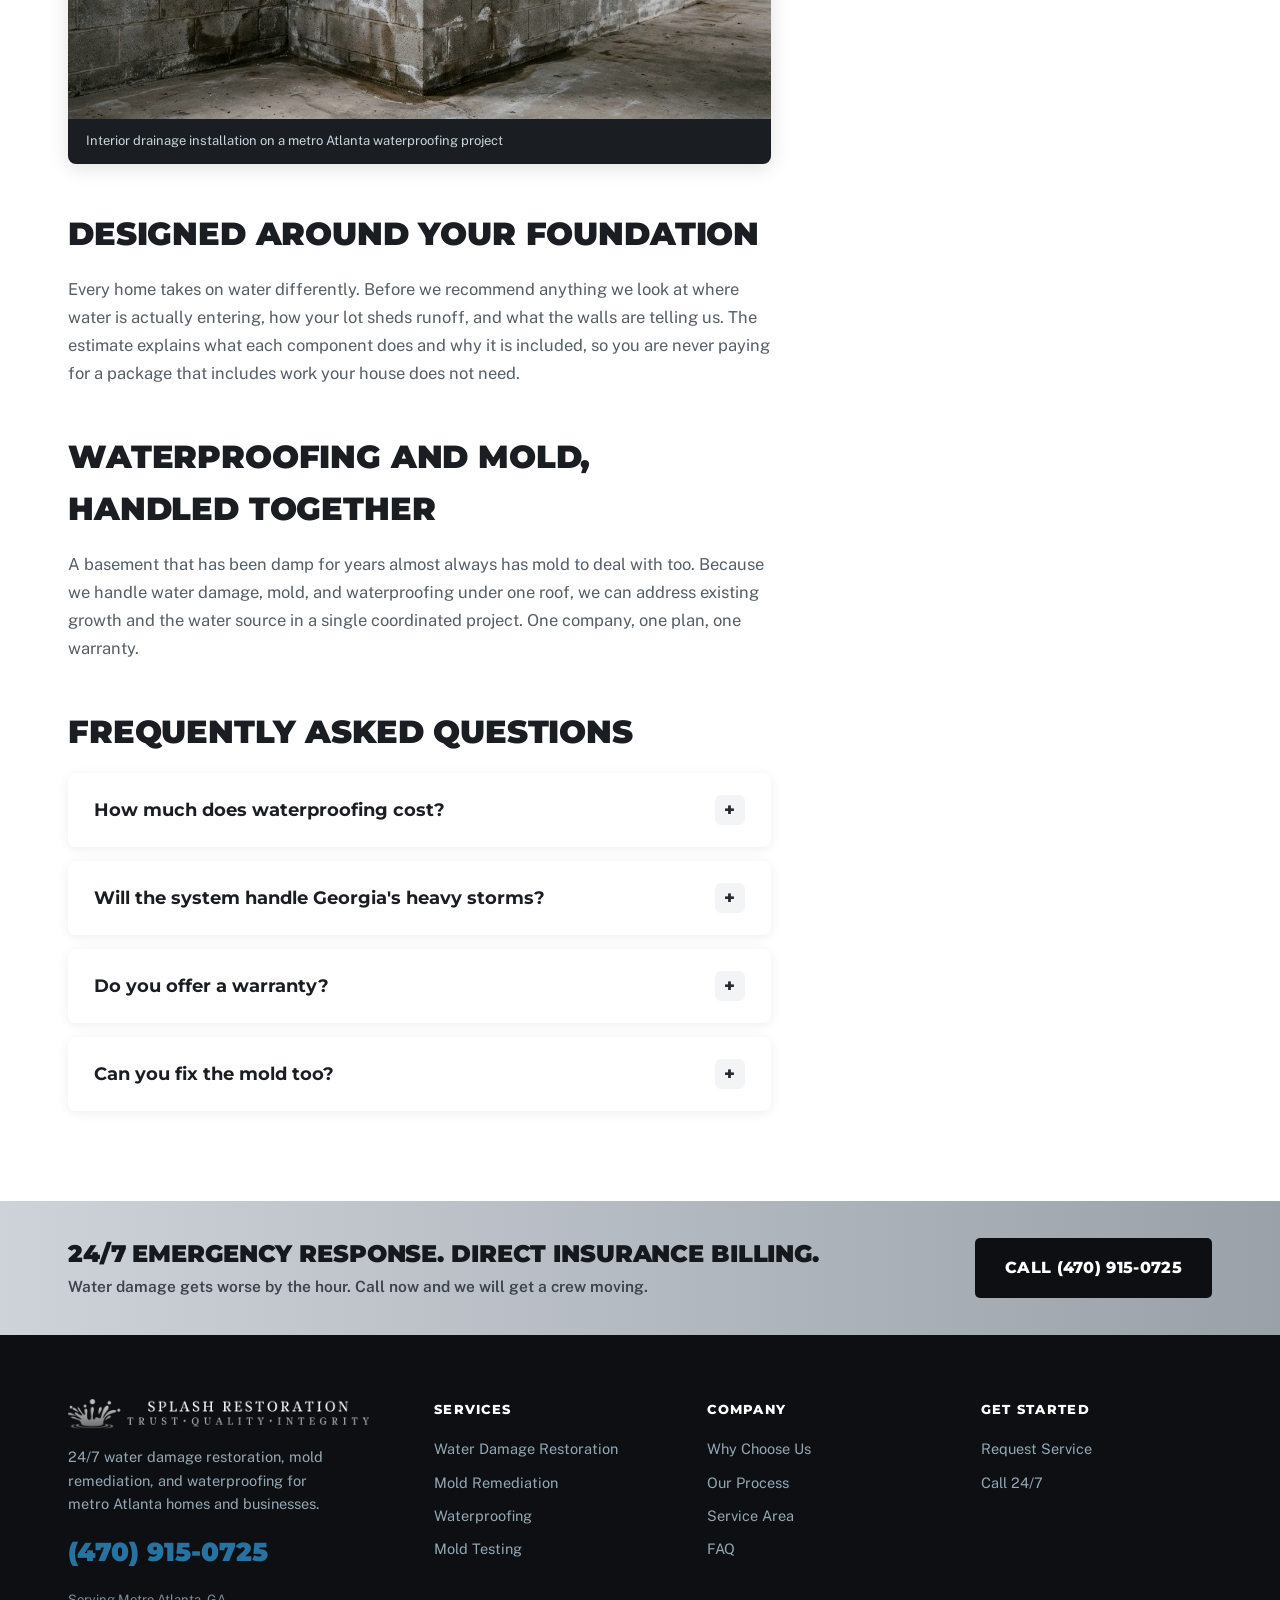
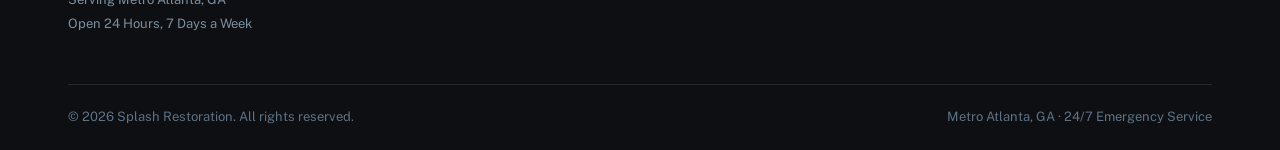
<file: services/waterproofing.html>
<!DOCTYPE html>
<html lang="en">
<head>
<meta charset="UTF-8">
<meta name="viewport" content="width=device-width, initial-scale=1.0">
<title>Basement &amp; Foundation Waterproofing in Metro Atlanta, GA | Splash Restoration</title>
<meta name="description" content="Basement and foundation waterproofing across metro Atlanta. Interior drainage, sump systems, and sealing built for Georgia clay, backed by a written warranty. Call (470) 915-0725.">
<link rel="canonical" href="https://southernbeaconenvironmental.com/services/waterproofing">
<link rel="icon" href="/favicon.ico" sizes="any">
<link rel="icon" type="image/png" sizes="32x32" href="/favicon-32.png">
<link rel="apple-touch-icon" href="/apple-touch-icon.png">
<meta property="og:type" content="website">
<meta property="og:title" content="Basement &amp; Foundation Waterproofing in Metro Atlanta, GA | Splash Restoration">
<meta property="og:description" content="Basement and foundation waterproofing across metro Atlanta. Interior drainage, sump systems, and sealing built for Georgia clay, backed by a written warranty. Call (470) 915-0725.">
<meta property="og:url" content="https://southernbeaconenvironmental.com/services/waterproofing">
<link rel="preconnect" href="https://fonts.googleapis.com">
<link rel="preconnect" href="https://fonts.gstatic.com" crossorigin>
<link href="https://fonts.googleapis.com/css2?family=Cinzel:wght@500;600;700;800;900&family=Public+Sans:wght@400;500;600;700&display=swap" rel="stylesheet">
<link rel="stylesheet" href="/css/main.css?v=20261020c">
<script type="application/ld+json">{"@context": "https://schema.org", "@type": "Service", "name": "Waterproofing", "serviceType": "Waterproofing", "provider": {"@id": "https://southernbeaconenvironmental.com/#business"}, "areaServed": {"@type": "State", "name": "Georgia"}, "url": "https://southernbeaconenvironmental.com/services/waterproofing"}</script>
<script type="application/ld+json">{"@context": "https://schema.org", "@type": "BreadcrumbList", "itemListElement": [{"@type": "ListItem", "position": 1, "name": "Home", "item": "https://southernbeaconenvironmental.com/"}, {"@type": "ListItem", "position": 2, "name": "Services", "item": "https://southernbeaconenvironmental.com/#services"}, {"@type": "ListItem", "position": 3, "name": "Waterproofing", "item": "https://southernbeaconenvironmental.com/services/waterproofing"}]}</script>
<script type="application/ld+json">{"@context": "https://schema.org", "@type": "FAQPage", "mainEntity": [{"@type": "Question", "name": "How much does waterproofing cost?", "acceptedAnswer": {"@type": "Answer", "text": "It depends on how much drainage is installed, the sump system needed, and the condition of the foundation. After a free evaluation you get a written, itemized estimate. There is no charge and no obligation for the evaluation."}}, {"@type": "Question", "name": "Will the system handle Georgia's heavy storms?", "acceptedAnswer": {"@type": "Answer", "text": "Yes. Systems are sized for the water volume your foundation actually sees, and we recommend battery backup pumps so the system keeps working when a storm takes your power out."}}, {"@type": "Question", "name": "Do you offer a warranty?", "acceptedAnswer": {"@type": "Answer", "text": "Yes. Installed waterproofing systems come with a written warranty, and you keep the documentation."}}, {"@type": "Question", "name": "Can you fix the mold too?", "acceptedAnswer": {"@type": "Answer", "text": "Yes. We handle mold remediation and waterproofing together, so existing growth and the water causing it get corrected on the same project."}}]}</script>
</head>
<body>

<div class="topbar">
  <div class="wrap">
    <span><b>24/7 EMERGENCY SERVICE</b><span class="hide-m"> &middot; Water Damage &middot; Mold &middot; Waterproofing</span></span>
    <span class="hide-m">Serving All of Metro Atlanta &nbsp;|&nbsp; <a href="tel:+14709150725">(470) 915-0725</a></span>
  </div>
</div>

<header>
  <div class="wrap nav">
    <a class="logo" href="/"><img class="brand" src="/images/logo-splash.png" alt="Splash Restoration"></a>
    <nav>
      <ul id="menu">
        <li><a href="/#services">Services</a></li>
        <li><a href="/#why">Why Us</a></li>
        <li><a href="/#process">Our Process</a></li>
        <li><a href="/#areas">Service Area</a></li>
        <li><a href="/#faq">FAQ</a></li>
      </ul>
    </nav>
    <div class="hdr-right">
      <a class="hdr-phone" href="tel:+14709150725"><small>Call or Text 24/7</small><b>(470) 915-0725</b></a>
      <a class="btn gold" href="/#quote" style="padding:14px 22px;font-size:14px">Get Help Now</a>
      <button class="burger" id="burger" aria-label="Menu" aria-expanded="false"><span></span><span></span><span></span></button>
    </div>
  </div>
</header>

<section class="pg-hero">
  <div class="bg"><img src="/images/services/waterproofing.jpg" alt="" fetchpriority="high"></div>
  <div class="shade"></div>
  <div class="wrap">
    <div class="crumb"><a href="/">Home</a> &rsaquo; <a href="/#services">Services</a> &rsaquo; Waterproofing</div>
    <h1>Waterproofing in <span>Metro Atlanta</span></h1>
    <p>Wet basements and leaking foundations, solved at the source. Interior drainage, sump systems, and sealing engineered for Georgia clay, backed by a written warranty.</p>
    <div class="ctas">
      <a class="btn gold" href="tel:+14709150725">Call (470) 915-0725</a>
      <a class="btn outline" href="/#quote">Request Service</a>
    </div>
  </div>
</section>

<section class="pg-body">
  <div class="wrap pg-grid">
    <div class="pg-main">
      <h2>Stop the Water at the Source</h2>
      <p>Metro Atlanta sits on dense red clay that absorbs water slowly and holds it against your foundation. After heavy rain, that saturated clay creates pressure that pushes moisture through block walls, floor joints, and cracks. The result is the damp line, the puddle, or the musty basement smell that comes back every time it storms.</p>
      <p>Sealing a crack or rolling on waterproof paint treats the symptom. A properly designed system manages the water itself, collecting it where it enters and moving it away from your foundation for good.</p>
      <h2>Our Waterproofing Solutions</h2>
      <ul class="incl"><li><svg viewBox="0 0 24 24" fill="none" stroke-width="2.2" stroke-linecap="round" stroke-linejoin="round"><path d="M22 11.08V12a10 10 0 1 1-5.93-9.14"/><path d="M22 4 12 14.01l-3-3"/></svg><span>Interior drainage systems that collect water at the footing and channel it to a sump</span></li><li><svg viewBox="0 0 24 24" fill="none" stroke-width="2.2" stroke-linecap="round" stroke-linejoin="round"><path d="M22 11.08V12a10 10 0 1 1-5.93-9.14"/><path d="M22 4 12 14.01l-3-3"/></svg><span>Sump pump installation, including battery backup for storms that knock out power</span></li><li><svg viewBox="0 0 24 24" fill="none" stroke-width="2.2" stroke-linecap="round" stroke-linejoin="round"><path d="M22 11.08V12a10 10 0 1 1-5.93-9.14"/><path d="M22 4 12 14.01l-3-3"/></svg><span>Foundation wall sealing and vapor barriers</span></li><li><svg viewBox="0 0 24 24" fill="none" stroke-width="2.2" stroke-linecap="round" stroke-linejoin="round"><path d="M22 11.08V12a10 10 0 1 1-5.93-9.14"/><path d="M22 4 12 14.01l-3-3"/></svg><span>Crack repair and evaluation of the foundation</span></li><li><svg viewBox="0 0 24 24" fill="none" stroke-width="2.2" stroke-linecap="round" stroke-linejoin="round"><path d="M22 11.08V12a10 10 0 1 1-5.93-9.14"/><path d="M22 4 12 14.01l-3-3"/></svg><span>Exterior grading and downspout drainage correction, often the cheapest and most overlooked fix</span></li><li><svg viewBox="0 0 24 24" fill="none" stroke-width="2.2" stroke-linecap="round" stroke-linejoin="round"><path d="M22 11.08V12a10 10 0 1 1-5.93-9.14"/><path d="M22 4 12 14.01l-3-3"/></svg><span>A written warranty on installed systems</span></li></ul>
      <figure class="photo"><img src="/images/services/waterproofing.jpg" alt="Interior basement drainage and sump system during a waterproofing project" loading="lazy"><figcaption>Interior drainage installation on a metro Atlanta waterproofing project</figcaption></figure>
      <h2>Designed Around Your Foundation</h2>
      <p>Every home takes on water differently. Before we recommend anything we look at where water is actually entering, how your lot sheds runoff, and what the walls are telling us. The estimate explains what each component does and why it is included, so you are never paying for a package that includes work your house does not need.</p>
      <h2>Waterproofing and Mold, Handled Together</h2>
      <p>A basement that has been damp for years almost always has mold to deal with too. Because we handle water damage, mold, and waterproofing under one roof, we can address existing growth and the water source in a single coordinated project. One company, one plan, one warranty.</p>
      <h2>Frequently Asked Questions</h2>
      <div class="pg-faq">
        <details class="faq"><summary>How much does waterproofing cost?<span class="ic">+</span></summary><div class="a">It depends on how much drainage is installed, the sump system needed, and the condition of the foundation. After a free evaluation you get a written, itemized estimate. There is no charge and no obligation for the evaluation.</div></details>
        <details class="faq"><summary>Will the system handle Georgia's heavy storms?<span class="ic">+</span></summary><div class="a">Yes. Systems are sized for the water volume your foundation actually sees, and we recommend battery backup pumps so the system keeps working when a storm takes your power out.</div></details>
        <details class="faq"><summary>Do you offer a warranty?<span class="ic">+</span></summary><div class="a">Yes. Installed waterproofing systems come with a written warranty, and you keep the documentation.</div></details>
        <details class="faq"><summary>Can you fix the mold too?<span class="ic">+</span></summary><div class="a">Yes. We handle mold remediation and waterproofing together, so existing growth and the water causing it get corrected on the same project.</div></details>
      </div>
    </div>
    <aside class="pg-aside">
      <div class="aside-card navy">
        <h3>Need Help Now?</h3>
        <p>We answer 24/7 and dispatch emergency crews immediately. Free estimates, and we bill your insurance directly.</p>
        <a class="btn gold" href="tel:+14709150725">Call (470) 915-0725</a>
      </div>
      <div class="aside-card">
        <h3>Services</h3>
        <ul>
            <li><a href="/services/water-damage">Water Damage Restoration<span>&rsaquo;</span></a></li>
            <li><a href="/services/mold-remediation">Mold Remediation<span>&rsaquo;</span></a></li>
            <li><a href="/services/waterproofing" class="cur">Waterproofing<span>&rsaquo;</span></a></li>
            <li><a href="/services/mold-testing">Mold Testing<span>&rsaquo;</span></a></li>
        </ul>
      </div>
      
    </aside>
  </div>
</section>

<div class="guarantee">
  <div class="wrap">
    <div class="txt"><b>24/7 emergency response. Direct insurance billing.</b><span>Water damage gets worse by the hour. Call now and we will get a crew moving.</span></div>
    <a class="btn" href="tel:+14709150725">Call (470) 915-0725</a>
  </div>
</div>

<footer>
  <div class="wrap">
    <div class="cols">
      <div class="fl">
        <img class="brand" src="/images/logo-splash.png" alt="Splash Restoration" style="height:30px;width:auto;margin-bottom:12px">
        <p>24/7 water damage restoration, mold remediation, and waterproofing for metro Atlanta homes and businesses.</p>
        <a class="tel" href="tel:+14709150725">(470) 915-0725</a>
        <div class="nap">Serving Metro Atlanta, GA<br>Open 24 Hours, 7 Days a Week</div>
      </div>
      <div>
        <h5>Services</h5>
        <ul>
          <li><a href="/services/water-damage">Water Damage Restoration</a></li>
          <li><a href="/services/mold-remediation">Mold Remediation</a></li>
          <li><a href="/services/waterproofing">Waterproofing</a></li>
          <li><a href="/services/mold-testing">Mold Testing</a></li>
        </ul>
      </div>
      <div>
        <h5>Company</h5>
        <ul>
          <li><a href="/#why">Why Choose Us</a></li>
          <li><a href="/#process">Our Process</a></li>
          <li><a href="/#areas">Service Area</a></li>
          <li><a href="/#faq">FAQ</a></li>
        </ul>
      </div>
      <div>
        <h5>Get Started</h5>
        <ul>
          <li><a href="/#quote">Request Service</a></li>
          <li><a href="tel:+14709150725">Call 24/7</a></li>
        </ul>
      </div>
    </div>
    <div class="base">
      <span>&copy; <span id="yr">2026</span> Splash Restoration. All rights reserved.</span>
      <span>Metro Atlanta, GA &middot; 24/7 Emergency Service</span>
    </div>
  </div>
</footer>

<div class="dock">
  <div class="in">
    <a class="btn gold" href="tel:+14709150725">Call Now</a>
    <a class="btn navy" href="/#quote">Request Service</a>
  </div>
</div>

<script>
const burger=document.getElementById('burger'),menu=document.getElementById('menu');
burger.addEventListener('click',()=>{const o=menu.classList.toggle('open');burger.setAttribute('aria-expanded',o)});
document.getElementById('yr').textContent=new Date().getFullYear();
(function(){
  var dock=document.querySelector('.dock');
  var hero=document.querySelector('.pg-hero')||document.querySelector('.hero');
  if(!dock||!hero) return;
  function update(){
    var trigger=hero.offsetTop+hero.offsetHeight-90;
    if(window.pageYOffset>trigger){dock.classList.add('show');}
    else{dock.classList.remove('show');}
  }
  window.addEventListener('scroll',update,{passive:true});
  window.addEventListener('resize',update,{passive:true});
  update();
})();
</script>
</body>
</html>
</file>
<file: css/main.css>
@import url('https://fonts.googleapis.com/css2?family=Montserrat:wght@500;600;700;800;900&display=swap');
/* =====================================================
   SPLASH RESTORATION · v4 commercial build
   charcoal #16181C / silver #C7CDD3 / steel-blue #2E86C0
   Archivo 800-900 display · Public Sans body
   ===================================================== */
:root{
  --navy:#242A31;--deep:#1A1E23;--darker:#0E0F12;
  --gold:#2672A0;--gold-dark:#1E5C82;--sea:#8A9299;
  --silver:#C7CDD3;--silver-dark:#99A0A7;--silver-light:#E6E9EC;
  --bg:#FFFFFF;--bg-gray:#F3F4F6;
  --ink:#16181C;--gray:#555E66;--line:#DCE0E3;
  --disp:'Montserrat',sans-serif;--body:'Public Sans',sans-serif;
  --mx:1200px;
}
*{margin:0;padding:0;box-sizing:border-box}
html{scroll-behavior:smooth;scroll-padding-top:110px}
body{font-family:var(--body);color:var(--ink);background:var(--bg);font-size:17px;line-height:1.6;-webkit-font-smoothing:antialiased;overflow-x:clip}
img{display:block;max-width:100%}
a{color:inherit}
.wrap{max-width:var(--mx);margin:0 auto;padding:0 28px}
@media(max-width:560px){.wrap{padding:0 18px}}
h1,h2,h3,h4{font-family:var(--disp)}

.btn{display:inline-flex;align-items:center;justify-content:center;gap:10px;white-space:nowrap;font-family:var(--disp);font-weight:800;font-size:16px;letter-spacing:.01em;text-transform:uppercase;text-decoration:none;padding:17px 30px;border-radius:5px;border:none;cursor:pointer;transition:transform .12s,background .15s,box-shadow .15s}
.btn.gold{background:var(--gold);color:var(--darker);box-shadow:0 4px 14px rgba(38,114,160,.35)}
.btn.gold:hover{background:var(--gold-dark);transform:translateY(-2px)}
.btn.navy{background:var(--navy);color:#fff}
.btn.navy:hover{background:var(--deep);transform:translateY(-2px)}
.btn.outline{background:transparent;color:#fff;border:2px solid rgba(255,255,255,.7)}
.btn.outline:hover{border-color:#fff;background:rgba(255,255,255,.08)}
.btn svg{width:18px;height:18px}

/* top bar */
.topbar{background:var(--darker);color:#C9D6DE;font-size:13.5px;font-weight:500}
.topbar .wrap{display:flex;justify-content:space-between;align-items:center;min-height:38px;gap:12px}
.topbar b{color:var(--gold);font-weight:700}
.topbar a{color:#fff;text-decoration:none;font-weight:700}
.topbar a:hover{color:var(--gold)}
@media(max-width:640px){.topbar .hide-m{display:none}.topbar .wrap{justify-content:center}}

/* header */
header{position:sticky;top:0;z-index:100;background:var(--darker);box-shadow:0 2px 14px rgba(0,0,0,.45)}
header>.wrap{max-width:1360px}
.nav{display:flex;align-items:center;justify-content:space-between;min-height:84px;gap:22px}
.logo{display:flex;align-items:center;flex-shrink:0;text-decoration:none}
.logo .brand{height:38px;width:auto;display:block}
nav ul{display:flex;gap:22px;list-style:none;font-family:var(--disp);font-weight:600;font-size:15.5px}
nav a{text-decoration:none;color:var(--silver);white-space:nowrap}
nav a:hover{color:#fff}
.hdr-right{display:flex;align-items:center;gap:20px}
.hdr-phone{text-align:right;text-decoration:none;line-height:1.1}
.hdr-phone small{display:block;font-size:11px;font-weight:700;text-transform:uppercase;letter-spacing:.06em;color:var(--silver-dark)}
.hdr-phone b{font-family:var(--disp);font-weight:900;font-size:20px;color:#fff;white-space:nowrap}
.hdr-phone:hover b{color:var(--gold)}
.burger{display:none;background:none;border:2px solid rgba(255,255,255,.25);border-radius:5px;padding:9px 11px;cursor:pointer}
.burger span{display:block;width:22px;height:2.5px;background:var(--silver);margin:4px 0;border-radius:2px}
@media(max-width:1240px){
  nav ul{display:none;position:absolute;top:100%;left:0;right:0;background:var(--darker);flex-direction:column;gap:0;padding:6px 28px 16px;box-shadow:0 14px 24px rgba(0,0,0,.5)}
  nav ul.open{display:flex}
  nav li{border-bottom:1px solid rgba(255,255,255,.08)}
  nav a{display:block;padding:14px 0;color:var(--silver-light)}
  .burger{display:block}
  .hdr-right .btn{display:none}
}
@media(max-width:640px){.hdr-phone{display:none}}
@media(max-width:560px){.logo .brand{height:30px}}
@media(max-width:400px){.logo .brand{height:26px}}


/* hero */
.hero{position:relative;color:#fff;min-height:640px;display:flex;align-items:center;isolation:isolate}
.hero .bg{position:absolute;inset:0;z-index:-2}
.hero .bg img{width:100%;height:100%;object-fit:cover;object-position:65% 45%}
.hero .shade{position:absolute;inset:0;z-index:-1;background:linear-gradient(100deg,rgba(9,10,13,.92) 0%,rgba(12,14,18,.78) 45%,rgba(12,14,18,.30) 78%,rgba(12,14,18,.12) 100%)}
.hero .wrap{padding-top:84px;padding-bottom:84px;width:100%}
.hero .kicker{display:inline-flex;align-items:center;gap:10px;background:rgba(38,114,160,.16);border:1px solid rgba(38,114,160,.55);color:var(--gold);font-family:var(--disp);font-weight:700;font-size:13px;letter-spacing:.08em;text-transform:uppercase;padding:8px 14px;border-radius:4px;margin-bottom:24px}
.hero .kicker::before{content:"";width:8px;height:8px;border-radius:50%;background:var(--gold);animation:blink 2.2s infinite}
@keyframes blink{0%,100%{opacity:1}50%{opacity:.3}}
.hero h1{font-weight:900;font-size:clamp(38px,5.6vw,68px);line-height:1.02;letter-spacing:-.015em;text-transform:uppercase;max-width:820px;margin-bottom:22px}
.hero h1 span{color:var(--gold)}
.hero p{font-size:20px;line-height:1.55;color:#DAE4EA;max-width:560px;margin-bottom:34px;font-weight:500}
.hero .ctas{display:flex;gap:16px;flex-wrap:wrap;margin-bottom:46px}
.hero .marks{display:flex;gap:34px;flex-wrap:wrap}
.hero .marks div{display:flex;align-items:center;gap:11px;font-weight:600;font-size:15px;color:#EAF0F4}
.hero .marks svg{width:22px;height:22px;stroke:var(--gold);flex-shrink:0}
@media(max-width:640px){.hero{min-height:0}.hero .wrap{padding-top:60px;padding-bottom:60px}.hero h1{font-size:32px}.hero p{font-size:17.5px}.hero .marks{gap:14px;flex-direction:column}}
@media(max-width:430px){.hero h1{font-size:27px;letter-spacing:-.02em}}
@media(max-width:360px){.hero h1{font-size:24px}}

/* badge band */
.band{background:var(--navy);color:#fff}
.band .wrap{display:grid;grid-template-columns:repeat(4,1fr);gap:0}
.band .cell{padding:26px 22px;display:flex;align-items:center;gap:15px;border-left:1px solid rgba(255,255,255,.12)}
.band .cell:first-child{border-left:none}
.band .ph-badge{width:52px;height:52px;flex-shrink:0;border:2px dashed rgba(255,255,255,.4);border-radius:6px;display:flex;align-items:center;justify-content:center;font-size:10px;font-weight:700;color:rgba(255,255,255,.55)}
.band b{display:block;font-family:var(--disp);font-weight:800;font-size:16px;line-height:1.25}
.band span{font-size:13px;color:#B9C8D2}
@media(max-width:900px){.band .wrap{grid-template-columns:1fr 1fr}.band .cell:nth-child(3){border-left:none}.band .cell{border-top:1px solid rgba(255,255,255,.12)}.band .cell:nth-child(-n+2){border-top:none}}
@media(max-width:560px){.band .wrap{grid-template-columns:1fr}.band .cell{border-left:none}.band .cell:nth-child(2){border-top:1px solid rgba(255,255,255,.12)}}

/* section heads */
.sec{padding:92px 0}
.sec.gray{background:var(--bg-gray)}
.head{text-align:center;max-width:760px;margin:0 auto 54px}
.head .over{font-family:var(--disp);font-weight:800;font-size:14px;letter-spacing:.12em;text-transform:uppercase;color:var(--gold-dark);margin-bottom:12px}
.head h2{font-weight:900;font-size:clamp(30px,4vw,46px);line-height:1.05;letter-spacing:-.01em;text-transform:uppercase;color:var(--deep)}
.head p{font-size:18px;color:var(--gray);margin-top:16px}

/* services */
.svcs{display:grid;grid-template-columns:repeat(3,1fr);gap:26px}
.svc{background:#fff;border-radius:8px;overflow:hidden;box-shadow:0 3px 18px rgba(12,14,18,.08);text-decoration:none;display:flex;flex-direction:column;transition:transform .18s,box-shadow .18s}
.svc:hover{transform:translateY(-6px);box-shadow:0 16px 36px rgba(12,14,18,.16)}
.svc .img{position:relative;aspect-ratio:16/10;overflow:hidden;background:var(--deep)}
.svc .img img{width:100%;height:100%;object-fit:cover;transition:transform .35s}
.svc:hover .img img{transform:scale(1.06)}
.svc .img .flag{position:absolute;top:0;left:0;background:var(--gold);color:var(--darker);font-family:var(--disp);font-weight:800;font-size:12px;letter-spacing:.06em;text-transform:uppercase;padding:7px 13px;border-radius:0 0 6px 0}
.svc .img .need{position:absolute;inset:0;display:flex;align-items:center;justify-content:center;color:#9FB4C2;font-family:var(--disp);font-weight:700;font-size:13px;letter-spacing:.06em;border:2px dashed rgba(255,255,255,.25);margin:14px;border-radius:6px}
.svc .txt{padding:26px 26px 28px;flex:1;display:flex;flex-direction:column}
.svc h3{font-weight:800;font-size:21px;letter-spacing:-.005em;color:var(--deep);margin-bottom:10px;text-transform:uppercase}
.svc p{font-size:15.5px;color:var(--gray);line-height:1.6;flex:1}
.svc .go{margin-top:18px;font-family:var(--disp);font-weight:800;font-size:14px;letter-spacing:.05em;text-transform:uppercase;color:var(--navy);display:inline-flex;align-items:center;gap:8px}
.svc:hover .go{color:var(--gold-dark);gap:12px}
.svc .go{transition:gap .15s,color .15s}
@media(max-width:960px){.svcs{grid-template-columns:1fr 1fr}}
@media(max-width:620px){.svcs{grid-template-columns:1fr}}

/* why us split */
.why{background:var(--deep);color:#fff;overflow:hidden}
.why .wrap{display:grid;grid-template-columns:1fr 1fr;gap:70px;align-items:center;padding-top:92px;padding-bottom:92px}
.why .photo{position:relative}
.why .photo img{border-radius:8px;width:100%;height:600px;object-fit:cover;box-shadow:0 24px 60px rgba(0,0,0,.4)}
.why .photo .years{position:absolute;bottom:-22px;right:-16px;background:var(--gold);color:var(--darker);border-radius:8px;padding:20px 26px;text-align:center;box-shadow:0 12px 30px rgba(0,0,0,.3)}
.why .photo .years b{display:block;font-family:var(--disp);font-weight:900;font-size:34px;line-height:1}
.why .photo .years span{font-family:var(--disp);font-weight:700;font-size:12px;letter-spacing:.06em;text-transform:uppercase}
.why .over{font-family:var(--disp);font-weight:800;font-size:14px;letter-spacing:.12em;text-transform:uppercase;color:var(--gold);margin-bottom:12px}
.why h2{font-weight:900;font-size:clamp(30px,3.8vw,44px);line-height:1.06;text-transform:uppercase;letter-spacing:-.01em;margin-bottom:18px}
.why>.wrap>div>p{font-size:17.5px;color:#C4D2DB;margin-bottom:28px;max-width:480px}
.checks{list-style:none;display:grid;gap:16px;margin-bottom:34px}
.checks li{display:flex;gap:14px;align-items:flex-start;font-size:16.5px;font-weight:500}
.checks svg{width:24px;height:24px;flex-shrink:0;stroke:var(--gold);margin-top:1px}
.checks b{color:#fff}
.checks span{color:#B9C8D2;font-weight:400}
@media(max-width:920px){.why .wrap{grid-template-columns:1fr;gap:56px}.why .photo img{height:420px}.why .photo{order:2}}

/* process */
.steps{display:grid;grid-template-columns:repeat(4,1fr);gap:24px}
.stp{background:#fff;border-radius:8px;padding:32px 26px 30px;box-shadow:0 3px 18px rgba(12,14,18,.08);position:relative}
.stp .n{position:absolute;top:-18px;left:24px;width:44px;height:44px;border-radius:8px;background:var(--gold);color:var(--darker);font-family:var(--disp);font-weight:900;font-size:20px;display:flex;align-items:center;justify-content:center;box-shadow:0 6px 14px rgba(38,114,160,.4)}
.stp h3{font-weight:800;font-size:18px;text-transform:uppercase;color:var(--deep);margin:14px 0 10px}
.stp p{font-size:14.5px;color:var(--gray);line-height:1.6}
@media(max-width:920px){.steps{grid-template-columns:1fr 1fr;gap:30px 22px}}
@media(max-width:560px){.steps{grid-template-columns:1fr;gap:30px}}

/* guarantee strip */
.guarantee{background:var(--gold)}
.guarantee .wrap{display:flex;align-items:center;justify-content:space-between;gap:26px;padding-top:34px;padding-bottom:34px;flex-wrap:wrap}
.guarantee .txt b{display:block;font-family:var(--disp);font-weight:900;font-size:24px;text-transform:uppercase;color:var(--darker);letter-spacing:-.005em}
.guarantee .txt span{font-weight:600;color:#54431F;font-size:15.5px}
.guarantee .btn{background:var(--darker);color:#fff;box-shadow:none}
.guarantee .btn:hover{background:var(--deep)}

/* work strip */
.jobs{display:grid;grid-template-columns:repeat(3,1fr);gap:22px}
.jobs figure{position:relative;border-radius:8px;overflow:hidden;background:var(--deep);box-shadow:0 3px 18px rgba(12,14,18,.1)}
.jobs img{width:100%;height:330px;object-fit:cover}
.jobs figcaption{position:absolute;left:0;right:0;bottom:0;padding:40px 18px 16px;background:linear-gradient(transparent,rgba(12,14,18,.94));color:#DAE4EA;font-size:13.5px}
.jobs figcaption b{display:block;font-family:var(--disp);font-weight:800;font-size:16px;text-transform:uppercase;color:#fff;margin-bottom:3px}
@media(max-width:900px){.jobs{grid-template-columns:1fr}}

/* reviews */
.revs{display:grid;grid-template-columns:repeat(3,1fr);gap:24px}
.rev{background:#fff;border-radius:8px;padding:30px 28px;box-shadow:0 3px 18px rgba(12,14,18,.08);position:relative}
.rev .stars{color:var(--gold);font-size:19px;letter-spacing:3px;margin-bottom:14px}
.rev p{font-size:15.5px;color:var(--gray);line-height:1.65;margin-bottom:18px}
.rev b{font-family:var(--disp);font-weight:700;font-size:14.5px;color:var(--deep)}
.rev .tag{position:absolute;top:16px;right:16px;font-size:10px;font-weight:700;letter-spacing:.06em;color:#8F764A;border:1.5px dashed #D9C9A8;padding:3px 8px;border-radius:4px;text-transform:uppercase}
@media(max-width:900px){.revs{grid-template-columns:1fr}}
.rev-cta{text-align:center;margin-top:36px}

/* areas */
.areas{background:var(--deep);color:#fff}
.areas .wrap{display:grid;grid-template-columns:.9fr 1.1fr;gap:64px;align-items:center;padding-top:92px;padding-bottom:92px}
.areas .over{font-family:var(--disp);font-weight:800;font-size:14px;letter-spacing:.12em;text-transform:uppercase;color:var(--gold);margin-bottom:12px}
.areas h2{font-weight:900;font-size:clamp(30px,3.8vw,44px);line-height:1.06;text-transform:uppercase;margin-bottom:16px}
.areas p{color:#C4D2DB;font-size:17px;margin-bottom:28px;max-width:400px}
.city-grid{display:grid;grid-template-columns:repeat(3,1fr);gap:10px}
.city-grid span{background:rgba(255,255,255,.07);border:1px solid rgba(255,255,255,.12);border-radius:6px;padding:12px 16px;font-weight:600;font-size:14.5px;color:#DAE4EA;transition:background .15s}
.city-grid span:hover{background:rgba(199,205,211,.16);border-color:rgba(38,114,160,.55)}
@media(max-width:920px){.areas .wrap{grid-template-columns:1fr;gap:44px}}
@media(max-width:560px){.city-grid{grid-template-columns:1fr 1fr}}

/* faq */
.faqs{max-width:840px;margin:0 auto}
.faq{background:#fff;border-radius:8px;margin-bottom:14px;box-shadow:0 2px 12px rgba(12,14,18,.07);overflow:hidden}
.faq summary{list-style:none;cursor:pointer;padding:22px 26px;display:flex;justify-content:space-between;gap:18px;align-items:center;font-family:var(--disp);font-weight:700;font-size:18px;color:var(--deep)}
.faq summary::-webkit-details-marker{display:none}
.faq .ic{width:30px;height:30px;border-radius:6px;background:var(--bg-gray);color:var(--navy);display:flex;align-items:center;justify-content:center;font-weight:800;font-size:18px;flex-shrink:0;transition:.18s}
.faq[open] .ic{background:var(--gold);color:var(--darker);transform:rotate(45deg)}
.faq .a{padding:0 26px 24px;font-size:16px;color:var(--gray);line-height:1.65;max-width:720px}

/* final cta / form */
.final{position:relative;color:#fff;isolation:isolate}
.final .bg{position:absolute;inset:0;z-index:-2}
.final .bg img{width:100%;height:100%;object-fit:cover;object-position:center 60%}
.final .shade{position:absolute;inset:0;z-index:-1;background:linear-gradient(90deg,rgba(12,14,18,.96) 0%,rgba(14,16,20,.92) 50%,rgba(14,16,20,.8) 100%)}
.final .wrap{display:grid;grid-template-columns:1fr 1fr;gap:64px;align-items:center;padding-top:92px;padding-bottom:92px}
.final .over{font-family:var(--disp);font-weight:800;font-size:14px;letter-spacing:.12em;text-transform:uppercase;color:var(--gold);margin-bottom:12px}
.final h2{font-weight:900;font-size:clamp(32px,4.2vw,50px);line-height:1.04;text-transform:uppercase;margin-bottom:18px}
.final h2 span{color:var(--gold)}
.final .pitch p{font-size:18px;color:#C4D2DB;margin-bottom:30px;max-width:420px}
.final .callrow{display:flex;align-items:center;gap:18px;flex-wrap:wrap}
.final .orcall{text-decoration:none}
.final .orcall small{display:block;font-size:12px;font-weight:700;text-transform:uppercase;letter-spacing:.06em;color:#8FA6B5}
.final .orcall b{font-family:var(--disp);font-weight:900;font-size:26px;color:#fff}
.final .orcall:hover b{color:var(--gold)}
.formbox{background:#fff;color:var(--ink);border-radius:10px;padding:36px 34px;box-shadow:0 30px 70px rgba(0,0,0,.4)}
.formbox h3{font-weight:900;font-size:24px;text-transform:uppercase;color:var(--deep);margin-bottom:6px}
.formbox .sub{font-size:14.5px;color:var(--gray);margin-bottom:22px}
.frow{display:grid;grid-template-columns:1fr 1fr;gap:14px}
.fld{margin-bottom:14px}
.fld label{display:block;font-family:var(--disp);font-weight:700;font-size:12px;letter-spacing:.05em;text-transform:uppercase;color:var(--gray);margin-bottom:6px}
.fld input,.fld select,.fld textarea{width:100%;padding:13px 14px;border:2px solid var(--line);border-radius:6px;font-family:var(--body);font-size:15.5px;color:var(--ink);background:#fff;transition:border-color .15s}
.fld input:focus,.fld select:focus,.fld textarea:focus{outline:none;border-color:var(--navy)}
.fld textarea{resize:vertical;min-height:66px}
.formbox .btn{width:100%;margin-top:4px}
.formbox .fine{font-size:12.5px;color:var(--gray);text-align:center;margin-top:12px}
.formbox .fine a{color:var(--navy);font-weight:700}
.formbox .done{display:none;text-align:center;padding:34px 8px}
.formbox .done svg{width:52px;height:52px;stroke:var(--gold-dark);margin:0 auto 14px}
.formbox .done h3{margin-bottom:8px}
.formbox .done p{font-size:15px;color:var(--gray)}
@media(max-width:920px){.final .wrap{grid-template-columns:1fr;gap:44px}.frow{grid-template-columns:1fr}}

/* footer */
footer{background:var(--darker);color:#93A8B6;font-size:14.5px}
footer .cols{display:grid;grid-template-columns:1.4fr 1fr 1fr 1fr;gap:42px;padding:64px 0 48px;border-bottom:1px solid rgba(255,255,255,.1)}
footer .fl b{font-family:var(--disp);font-weight:900;font-size:20px;text-transform:uppercase;color:#fff;display:block;letter-spacing:.01em}
footer .fl i{font-style:normal;font-family:var(--disp);font-weight:600;font-size:11px;letter-spacing:.3em;color:var(--gold);text-transform:uppercase}
footer .fl p{margin:16px 0;line-height:1.65;max-width:280px}
footer .fl .tel{font-family:var(--disp);font-weight:900;font-size:26px;color:var(--gold);text-decoration:none}
footer .fl .nap{font-size:13px;line-height:1.85;color:#7A8FA0;margin-top:14px}
footer h5{font-family:var(--disp);font-weight:800;font-size:13px;letter-spacing:.1em;text-transform:uppercase;color:#fff;margin-bottom:18px}
footer ul{list-style:none}
footer li{margin-bottom:10px}
footer a{color:#93A8B6;text-decoration:none}
footer a:hover{color:var(--gold)}
footer .base{display:flex;justify-content:space-between;gap:14px;padding:22px 0;font-size:13px;color:#5D7284;flex-wrap:wrap}
@media(max-width:900px){footer .cols{grid-template-columns:1fr 1fr}}
@media(max-width:540px){footer .cols{grid-template-columns:1fr}}

/* mobile dock */
.dock{display:none;position:fixed;left:0;right:0;bottom:0;z-index:120;background:var(--darker);padding:10px 14px calc(10px + env(safe-area-inset-bottom));border-top:2px solid var(--gold);transition:transform .28s ease,opacity .2s ease;transform:translateY(150%);opacity:0;pointer-events:none;visibility:hidden}
.dock.show{transform:translateY(0);opacity:1;pointer-events:auto;visibility:visible}
.dock .in{display:grid;grid-template-columns:1.2fr 1fr;gap:10px}
.dock .btn{padding:13px 10px;font-size:14px}
@media(max-width:760px){.dock{display:block}}

:focus-visible{outline:3px solid var(--gold);outline-offset:2px}
@media(prefers-reduced-motion:reduce){*{animation:none!important;transition:none!important}html{scroll-behavior:auto}}

/* ---------------- service page ---------------- */
.pg-hero{position:relative;color:#fff;isolation:isolate;background:var(--deep)}
.pg-hero .bg{position:absolute;inset:0;z-index:-2}
.pg-hero .bg img{width:100%;height:100%;object-fit:cover;object-position:center 45%}
.pg-hero .shade{position:absolute;inset:0;z-index:-1;background:linear-gradient(100deg,rgba(9,10,13,.94) 0%,rgba(12,14,18,.85) 50%,rgba(12,14,18,.5) 100%)}
.pg-hero .wrap{padding-top:64px;padding-bottom:64px}
.crumb{font-size:13.5px;font-weight:600;color:#9DB4C2;margin-bottom:18px}
.crumb a{color:#C9D6DE;text-decoration:none}
.crumb a:hover{color:var(--gold)}
.pg-hero h1{font-weight:900;font-size:clamp(32px,4.6vw,54px);line-height:1.04;letter-spacing:-.01em;text-transform:uppercase;max-width:760px;margin-bottom:16px}
.pg-hero h1 span{color:var(--gold)}
.pg-hero p{font-size:18.5px;color:#DAE4EA;max-width:620px;margin-bottom:28px;font-weight:500}
.pg-hero .ctas{display:flex;gap:14px;flex-wrap:wrap}
.pg-body{padding:76px 0}
.pg-grid{display:grid;grid-template-columns:1.55fr .85fr;gap:56px;align-items:start}
.pg-main h2{font-weight:900;font-size:clamp(24px,2.8vw,32px);text-transform:uppercase;letter-spacing:-.005em;color:var(--deep);margin:44px 0 16px}
.pg-main h2:first-child{margin-top:0}
.pg-main p{font-size:16.5px;color:var(--gray);line-height:1.7;margin-bottom:18px}
.pg-main ul.incl{list-style:none;display:grid;gap:13px;margin:6px 0 20px}
.pg-main ul.incl li{display:flex;gap:12px;align-items:flex-start;font-size:16px;color:var(--ink)}
.pg-main ul.incl svg{width:21px;height:21px;flex-shrink:0;stroke:var(--gold-dark);margin-top:2px}
.pg-main .photo{border-radius:8px;overflow:hidden;margin:28px 0;box-shadow:0 4px 20px rgba(12,14,18,.12)}
.pg-main .photo img{width:100%;height:380px;object-fit:cover}
.pg-main .photo figcaption{background:var(--deep);color:#C9D6DE;font-size:13px;padding:12px 18px}
.pg-aside{position:sticky;top:118px;display:grid;gap:22px}
.aside-card{background:#fff;border-radius:8px;padding:28px 26px;box-shadow:0 3px 18px rgba(12,14,18,.09)}
.aside-card.navy{background:var(--deep);color:#fff}
.aside-card h3{font-weight:800;font-size:19px;text-transform:uppercase;color:var(--deep);margin-bottom:10px}
.aside-card.navy h3{color:#fff}
.aside-card p{font-size:14.5px;color:var(--gray);line-height:1.6;margin-bottom:16px}
.aside-card.navy p{color:#B9C8D2}
.aside-card .btn{width:100%}
.aside-card ul{list-style:none;display:grid;gap:9px}
.aside-card ul a{display:flex;justify-content:space-between;text-decoration:none;font-weight:600;font-size:14.5px;color:var(--ink);padding:11px 14px;background:var(--bg-gray);border-radius:6px;transition:.14s}
.aside-card ul a:hover{background:var(--navy);color:#fff}
.aside-card ul a.cur{background:var(--navy);color:#fff}
.pg-faq{margin-top:8px}
@media(max-width:960px){.pg-grid{grid-template-columns:1fr;gap:40px}.pg-aside{position:static;max-width:560px}}
@media(max-width:560px){.pg-main .photo img{height:240px}}

/* =====================================================
   MOBILE OPTIMIZATION LAYER
   Tightens spacing, sizes touch targets, reduces
   desktop-scale padding for real phone ergonomics.
   ===================================================== */
@media(max-width:760px){
  /* tighter global rhythm */
  .sec{padding:52px 0}
  .sec.gray{padding:52px 0}
  .head{margin-bottom:34px}
  .head h2{font-size:26px;line-height:1.12}
  .head p{font-size:16px;margin-top:12px}

  /* hero: less vertical, punchier */
  .hero .wrap{padding-top:44px;padding-bottom:48px}
  .hero .kicker{margin-bottom:18px;font-size:12px}
  .hero h1{margin-bottom:16px}
  .hero p{font-size:16.5px;line-height:1.5;margin-bottom:26px}
  .hero .ctas{gap:12px;margin-bottom:32px}
  .hero .ctas .btn{width:100%}
  .hero .marks{gap:12px;border-top:1px solid rgba(255,255,255,.14);padding-top:22px}

  /* full-width primary buttons read as tappable on phones */
  .btn{padding:16px 22px}

  /* badge band: compact 2-up with less padding */
  .band .cell{padding:18px 16px;gap:12px}
  .band .ph-badge{width:44px;height:44px}
  .band b{font-size:15px}
  .band span{font-size:12px}

  /* services: tighter cards, bigger tap area on CTA */
  .svcs{gap:18px}
  .svc .txt{padding:22px 22px 24px}
  .svc h3{font-size:19px}
  .svc p{font-size:15px}

  /* why us */
  .why .wrap{padding-top:52px;padding-bottom:52px;gap:40px}
  .why h2{font-size:26px;line-height:1.12}
  .why>.wrap>div>p{font-size:16.5px;margin-bottom:24px}
  .checks li{font-size:15.5px}
  .why .btn{width:100%}
  .why .photo img{height:340px}
  .why .photo .years{padding:16px 20px;right:12px}
  .why .photo .years b{font-size:28px}

  /* process cards */
  .steps{gap:34px}
  .stp{padding:28px 22px 24px}

  /* guarantee: stack, center, full-width button */
  .guarantee .wrap{padding:30px 18px;flex-direction:column;text-align:center;gap:18px}
  .guarantee .txt b{font-size:21px}
  .guarantee .btn{width:100%}

  /* recent jobs */
  .jobs{gap:16px}
  .jobs img{height:280px}

  /* reviews */
  .rev{padding:26px 24px}
  .rev-cta .btn{width:100%}

  /* areas */
  .areas .wrap{padding-top:52px;padding-bottom:52px}
  .areas h2{font-size:26px}
  .areas .btn{width:100%}
  .city-grid{gap:8px}
  .city-grid span{padding:11px 12px;font-size:13.5px;text-align:center}

  /* faq: larger tap targets */
  .faq summary{padding:18px 20px;font-size:16.5px}
  .faq .a{padding:0 20px 20px;font-size:15.5px}

  /* final cta / form */
  .final .wrap{padding-top:52px;padding-bottom:52px}
  .final h2{font-size:28px;line-height:1.1}
  .final .pitch p{font-size:16.5px;margin-bottom:24px}
  .formbox{padding:26px 20px}
  .formbox h3{font-size:21px}
  .fld input,.fld select,.fld textarea{padding:14px 13px;font-size:16px} /* 16px stops iOS zoom-on-focus */
  .formbox .btn{padding:16px}

  /* footer breathing room */
  footer .cols{padding:48px 0 36px;gap:32px}
  footer .base{flex-direction:column;text-align:center;gap:8px}

  /* service pages */
  .pg-hero .wrap{padding-top:40px;padding-bottom:40px}
  .pg-hero h1{margin-bottom:14px}
  .pg-hero p{font-size:16.5px}
  .pg-hero .ctas .btn{width:100%}
  .pg-body{padding:48px 0}
  .pg-grid{gap:32px}
  .pg-main h2{margin:32px 0 14px}
  .pg-main p{font-size:16px}
  .pg-main ul.incl li{font-size:15.5px}
  .aside-card{padding:24px 22px}
  .aside-card .btn{width:100%}
}

/* very small phones */
@media(max-width:380px){
  .wrap{padding:0 15px}
  .head h2{font-size:23px}
  .why h2,.areas h2{font-size:23px}
  .hdr-phone{display:none} /* topbar + dock already cover calling */
}

/* ensure comfortable tap targets everywhere on touch */
@media(hover:none){
  nav a,.faq summary,.city-grid span,.svc,.btn{touch-action:manipulation}
}

/* trust band icon badges (replaces dashed placeholders) */
.band .tk{width:44px;height:44px;flex-shrink:0;border-radius:8px;background:rgba(38,114,160,.16);border:1px solid rgba(38,114,160,.4);display:flex;align-items:center;justify-content:center}
.band .tk svg{width:22px;height:22px;stroke:var(--gold)}

/* ---------------- video placeholder ---------------- */
.vid{position:relative;border-radius:8px;overflow:hidden;background:linear-gradient(160deg,#17374F,#102A3E);border:1px solid rgba(38,114,160,.28);aspect-ratio:16/9;display:flex;align-items:center;justify-content:center;flex-direction:column;gap:14px;margin:28px 0;text-align:center;padding:24px}
.vid .play{width:64px;height:64px;border-radius:50%;background:var(--gold);display:flex;align-items:center;justify-content:center;box-shadow:0 8px 24px rgba(38,114,160,.35)}
.vid .play svg{width:24px;height:24px;fill:var(--darker);margin-left:3px}
.vid b{font-family:var(--disp);font-weight:800;font-size:17px;color:#fff;text-transform:uppercase;letter-spacing:.02em}
.vid span{font-size:13.5px;color:#9FB6C4;max-width:340px}
.vid.sm{aspect-ratio:16/10}
.vid.sm .play{width:52px;height:52px}
.vid.sm .play svg{width:20px;height:20px}
@media(max-width:760px){.vid{margin:22px 0}.vid b{font-size:15px}.vid span{font-size:12.5px}}

/* ---------------- education / mold guide ---------------- */
.tiers{display:grid;gap:16px;margin:24px 0 28px}
.tier{border-left:4px solid var(--gold);background:var(--bg-gray);border-radius:0 8px 8px 0;padding:22px 24px}
.tier .lvl{font-family:var(--disp);font-weight:800;font-size:12px;letter-spacing:.1em;text-transform:uppercase;color:var(--gold-dark);margin-bottom:6px}
.tier h4{font-family:var(--disp);font-weight:800;font-size:19px;color:var(--deep);margin-bottom:8px;text-transform:none}
.tier p{font-size:15.5px;color:var(--gray);line-height:1.62;margin-bottom:10px}
.tier .spp{font-size:14px;color:var(--navy);font-weight:600}
.tier.t3{border-left-color:#B3563F}
.tier.t3 .lvl{color:#B3563F}
.tbl{width:100%;border-collapse:collapse;margin:22px 0;font-size:15px}
.tbl th{background:var(--deep);color:#fff;font-family:var(--disp);font-weight:700;font-size:13px;text-transform:uppercase;letter-spacing:.04em;padding:13px 14px;text-align:left}
.tbl td{padding:13px 14px;border-bottom:1px solid var(--line);color:var(--gray);vertical-align:top}
.tbl td:first-child{font-weight:600;color:var(--ink);white-space:nowrap}
.tbl tr:nth-child(even) td{background:#FAFBFC}
@media(max-width:700px){.tbl,.tbl tbody,.tbl tr,.tbl td{display:block;width:100%}.tbl thead{display:none}.tbl tr{margin-bottom:14px;border:1px solid var(--line);border-radius:8px;overflow:hidden}.tbl td{border-bottom:1px solid var(--line)}.tbl td:last-child{border-bottom:none}.tbl td:first-child{background:var(--bg-gray)}}

/* pricing clarity callout */
.note-box{background:#FFF8EC;border:1px solid rgba(38,114,160,.45);border-left:4px solid var(--gold);border-radius:0 8px 8px 0;padding:20px 22px;margin:24px 0}
.note-box b{display:block;font-family:var(--disp);font-weight:800;font-size:16px;color:var(--deep);margin-bottom:6px}
.note-box p{font-size:15px;color:var(--gray);line-height:1.6;margin:0}

/* lead form: honeypot (hidden from humans) + error message */
.hp{position:absolute;left:-9999px;width:1px;height:1px;overflow:hidden}
.err{color:#B3563F;font-size:14px;font-weight:600;margin:10px 0 0;min-height:1px}

/* 4-service balanced grid (never leaves a lone card on a row) */
.svcs.four{grid-template-columns:repeat(4,1fr)}
@media(max-width:1100px){.svcs.four{grid-template-columns:1fr 1fr}}
@media(max-width:620px){.svcs.four{grid-template-columns:1fr}}

/* =====================================================
   SPLASH RESTORATION theme overrides (black/silver/steel-blue)
   ===================================================== */
/* primary action button: steel-blue, white text (pops on light and dark) */
.btn.gold{color:#fff}
.btn.gold:hover{color:#fff}

/* guarantee strip: brushed-silver band with dark text + dark button */
.guarantee{background:linear-gradient(90deg,#CED3D9 0%,#9AA1A8 100%)}
.guarantee .txt b{color:#15181C}
.guarantee .txt span{color:#3C434A}
.guarantee .btn{background:var(--darker);color:#fff;box-shadow:none}
.guarantee .btn:hover{background:#000}

/* faq open icon: white glyph on blue */
.faq[open] .ic{color:#fff}

/* why-us photo badge stays blue accent, white text already */
.why .photo .years{color:#fff}
.why .photo .years b,.why .photo .years span{color:#fff}

/* footer wordmark in brand serif, silver */
footer .fl b{font-family:var(--serif);color:var(--silver-light);letter-spacing:.06em}
footer .fl i{color:var(--silver-dark)}

/* 4-service balanced grid (never leaves a lone card on a row) */
.svcs.four{grid-template-columns:repeat(4,1fr)}
@media(max-width:1100px){.svcs.four{grid-template-columns:1fr 1fr}}
@media(max-width:620px){.svcs.four{grid-template-columns:1fr}}

/* =====================================================
   Montserrat display tuning (strong sans, SB-style)
   ===================================================== */
.hero h1,.pg-hero h1{letter-spacing:-.01em}
.head h2,.why h2,.areas h2,.final h2,.svc h3,.stp h3,.aside-card h3,.formbox h3,.pg-main h2,.guarantee .txt b{letter-spacing:-.005em}
nav a{letter-spacing:.01em;font-size:15.5px}
.btn{letter-spacing:.02em}
.head .over,.why .over,.areas .over,.final .over,footer h5,.topbar b,.hdr-phone small,.fld label,.svc .go,.crumb{letter-spacing:.1em}
/* =====================================================
   MOBILE hero + logo boost (bigger, less compact)
   ===================================================== */
@media(max-width:760px){
  .wrap{padding:0 16px}
  /* bigger, roomier hero */
  .hero .wrap{padding-top:72px;padding-bottom:72px}
  .hero h1{font-size:43px;line-height:1.04;margin-bottom:18px}
  .hero p{font-size:18.5px;line-height:1.55;margin-bottom:32px}
  .hero .ctas{gap:12px;margin-bottom:36px}
  .hero .ctas .btn{width:100%;padding:18px 22px;font-size:16px}
  .hero .marks{gap:14px}
  /* bigger service-page heroes too */
  .pg-hero .wrap{padding-top:54px;padding-bottom:54px}
  .pg-hero h1{font-size:36px}
  .pg-hero p{font-size:17.5px}
  /* logo as large as the row allows (width-limited by the wide lockup + menu button) */
  .logo .brand{height:auto;width:min(360px,calc(100vw - 84px))}
  .burger{padding:8px 9px}
}
@media(max-width:430px){.hero h1{font-size:37px}}
@media(max-width:360px){.hero h1{font-size:31px}}
</file>
